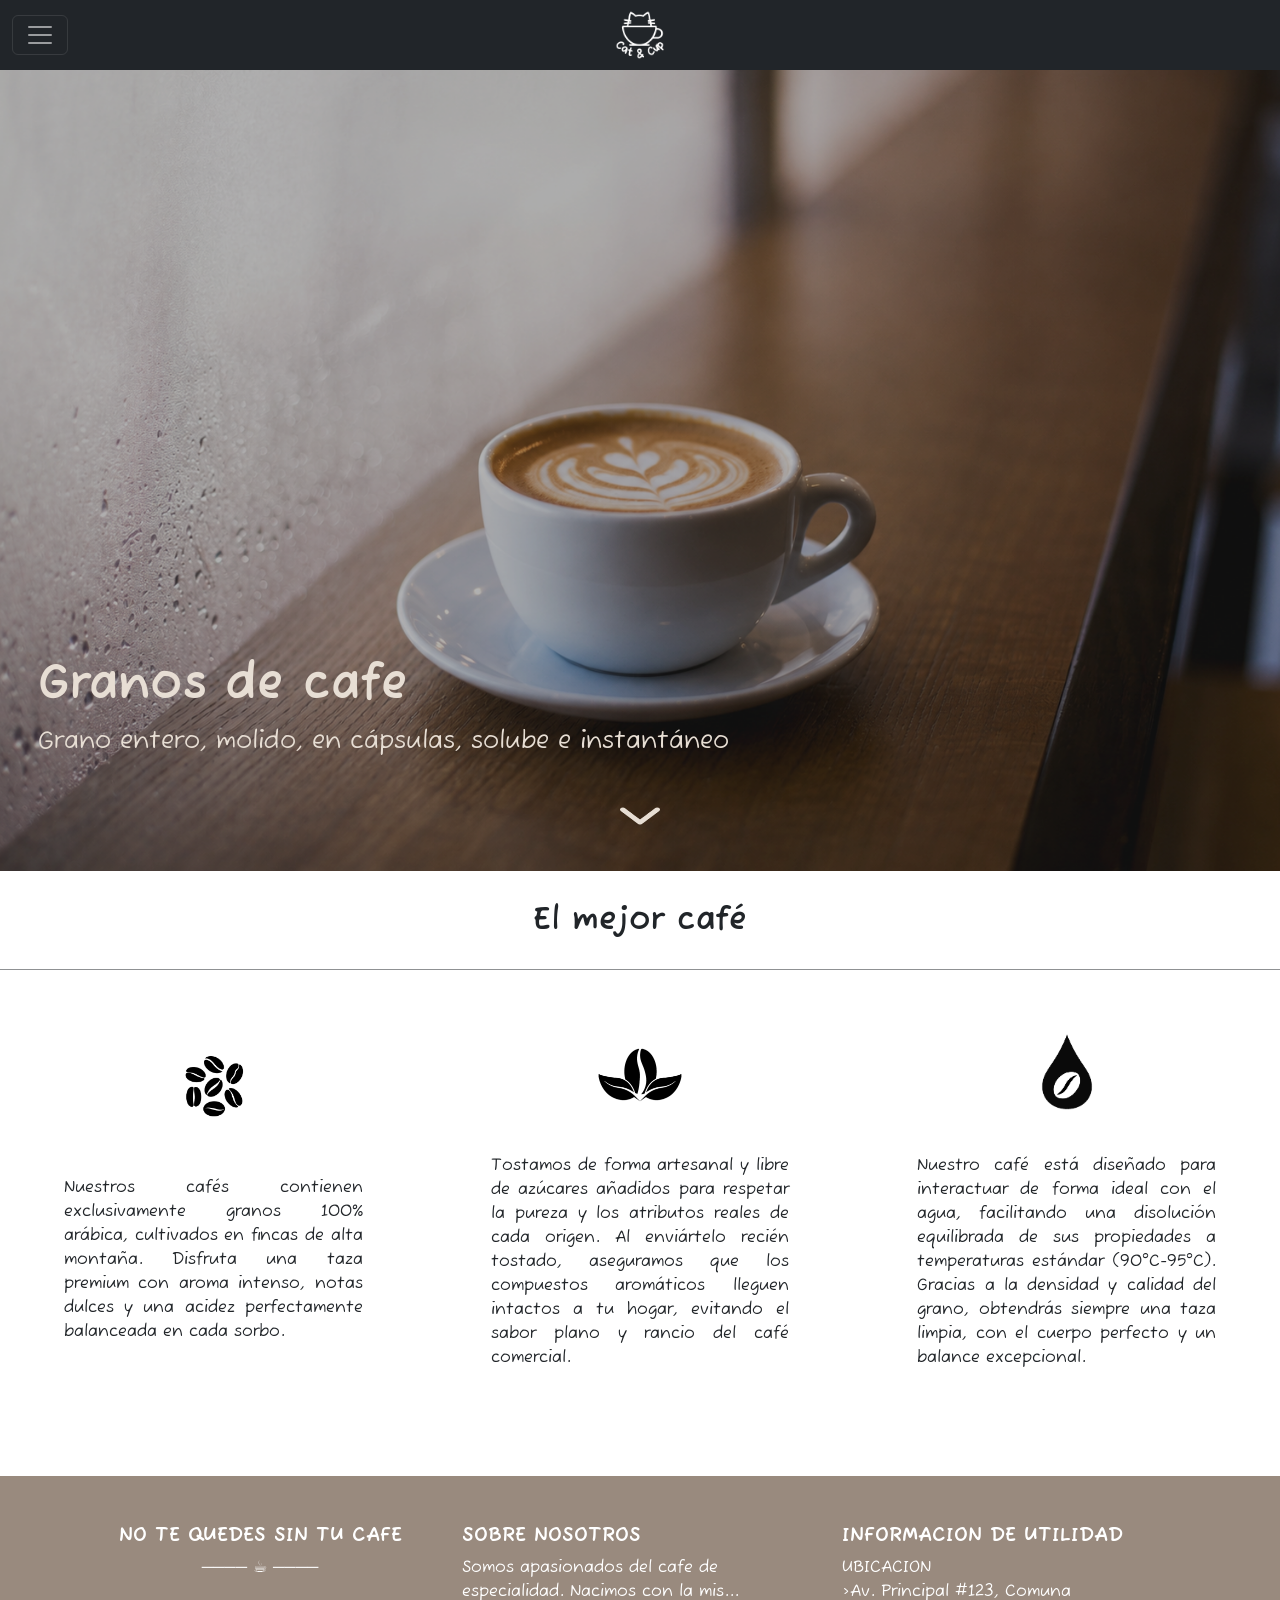
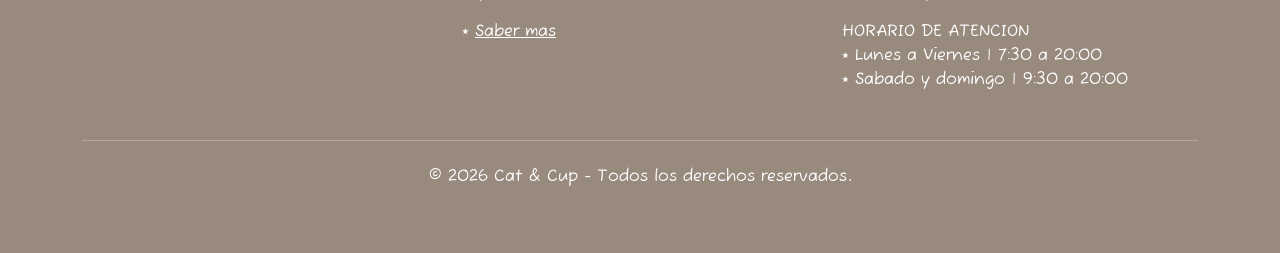
<file: cafeteria/index.html>
<!DOCTYPE html>
<html lang="en">
<head>
    <meta charset="UTF-8">
    <meta name="viewport" content="width=device-width, initial-scale=1.0">
    <title>Cafeteria</title>
    <link rel="stylesheet" href="css/estilos.css">
    <link href="https://cdn.jsdelivr.net/npm/bootstrap@5.3.8/dist/css/bootstrap.min.css" rel="stylesheet" integrity="sha384-sRIl4kxILFvY47J16cr9ZwB07vP4J8+LH7qKQnuqkuIAvNWLzeN8tE5YBujZqJLB" crossorigin="anonymous">
    <script src="https://cdn.jsdelivr.net/npm/bootstrap@5.3.8/dist/js/bootstrap.bundle.min.js" integrity="sha384-FKyoEForCGlyvwx9Hj09JcYn3nv7wiPVlz7YYwJrWVcXK/BmnVDxM+D2scQbITxI" crossorigin="anonymous"></script>

    <!-- Texto -->

    <link rel="preconnect" href="https://fonts.googleapis.com">
    <link rel="preconnect" href="https://fonts.gstatic.com" crossorigin>
    <link href="https://fonts.googleapis.com/css2?family=Fuzzy+Bubbles:wght@400;700&display=swap" rel="stylesheet">
</head>
<body style="background-color: rgb(255, 255, 255);">

    <!-- Navbar -->

    <nav class="navbar navbar-dark bg-dark custom-navbar">
      <div class="container-fluid position-relative d-flex align-items-center">
        <button class="navbar-toggler" type="button" data-bs-toggle="offcanvas" data-bs-target="#offcanvasNavbar" aria-controls="offcanvasNavbar">
          <span class="navbar-toggler-icon"></span>
        </button>
        <a class="navbar-brand position-absolute start-50 translate-middle-x m-0">
          <img src="assets/img/cat&cup.png" alt="Logo" class="navbar-logo">
        </a>
      </div>
    </nav>

    <div class="offcanvas offcanvas-start text-bg-dark" data-bs-scroll="true" data-bs-backdrop="false" tabindex="-1" id="offcanvasNavbar" aria-labelledby="offcanvasNavbarLabel">
      <div class="offcanvas-header pb-0">
        <h4 class="offcanvas-title fuzzy-bubbles-bold text-center w-100 mb-0" id="offcanvasNavbarLabel" style="font-size: 30px;">— <strong>Cat & Cup</strong> —</h4>
        <button type="button" class="btn-close btn-close-white" data-bs-dismiss="offcanvas" aria-label="Close"></button>
    </div>

    <div class="offcanvas-body">
      <hr style="border: none; height: 3px; background-color:white; width: 100%; margin-top: 0;">

          <ul class="navbar-nav justify-content-end flex-grow-1 pe-3" style="margin-bottom: 140px;">
            <p class="fuzzy-bubbles-bold" style="font-size: 18px;">
              <strong>
                Menu
              </strong>
            </p>
            <li class="nav-item"><a class="nav-link fuzzy-bubbles-regular" href="index.html"> ⭑ <u> Inicio</u></a></li>
            <li class="nav-item"><a class="nav-link fuzzy-bubbles-regular" href="productos.html"> ⭑ <u>Productos</u></a></li>
            <li class="nav-item"><a class="nav-link fuzzy-bubbles-regular" href="preparaciones.html"> ⭑ <u>Preparaciones</u></a></li>
            <li class="nav-item"><a class="nav-link fuzzy-bubbles-regular" href="preguntas.html"> ⭑ <u>Preguntas</u></a></li>
            <li class="nav-item"><a class="nav-link fuzzy-bubbles-regular" href="nosotros.html"> ⭑ <u>Nosotros</u></a></li>
            <li class="nav-item"><a class="nav-link fuzzy-bubbles-regular" href="contacto.html"> ⭑ <u>Contacto</u></a></li>
          </ul>

          <div class="mt-auto text-center">
            <p class="fuzzy-bubbles-regular mb-0" style="opacity: 0.5; font-size: 12px;">&copy; 2026 | Cat & Cup</p>
          </div>

        </div>
      </div>
    
    <!-- imagen -->
    <div class="menu-img-container">
        <img src="assets/img/cafe-inicio.png" alt="" class="menu-img">

        <!-- overlay text -->

        <div class="menu-overlay__text">
            <h2 class="menu-overlay__text--title fuzzy-bubbles-bold">Granos de cafe</h2>
            <p class="menu-overlay__text--subtitle">Grano entero, molido, en cápsulas, solube e instantáneo</p>
        </div>

        <div class="menu-overlay__down-arrow">
                <img src="assets/img/downArrowBeige.png" alt="" class="spacer__icon" id="downArrow">
        </div>
    </div>
    
    <!-- imagen -->

    <h2 class="feature-cards__title fuzzy-bubbles-bold">El mejor café</h2>
    <hr class="divide-line">

    <!-- feautre card -->
    <div class="feature-cards-container">

        <div id="benefCardCenter" class="feature-card">
            
            <img src="assets/img/granoscafe.png" alt="" class="feature-card__icon feature-card__icon-left-size">

            <p class="feature-card__text">
                Nuestros cafés contienen exclusivamente granos 100% arábica, 
                cultivados en fincas de alta montaña. Disfruta una taza premium con aroma intenso, 
                notas dulces y una acidez perfectamente balanceada en cada sorbo.</p>
        </div>
        <div class="feature-card">
            
            <img src="assets/img/grano&hoja.png" alt="" class="feature-card__icon feature-card__icon-center-size">

            <p class="feature-card__text">
                Tostamos de forma artesanal y libre de azúcares añadidos para respetar la pureza y 
                los atributos reales de cada origen. Al enviártelo recién tostado, 
                aseguramos que los compuestos aromáticos lleguen intactos a tu hogar, 
                evitando el sabor plano y rancio del café comercial.</p>
        </div>
        <div class="feature-card">
            
            <img src="assets/img/cafeAgua.png" alt="" class="feature-card__icon feature-card__icon-right-size">

            <p class="feature-card__text">
                Nuestro café está diseñado para interactuar de forma ideal con el agua, 
                facilitando una disolución equilibrada de sus propiedades a temperaturas 
                estándar (90°C-95°C). Gracias a la densidad y calidad del grano, obtendrás 
                siempre una taza limpia, con el cuerpo perfecto y un balance excepcional.</p>
        </div>
    </div>
    <!-- feautre card -->

    <footer>
    <div class="container">
      <div class="row">

        <div class="col-md-4 mb-3 fuzzy-bubbles-bold">
          <h5 class="text-center"><strong>NO TE QUEDES SIN TU CAFE</strong></h5>
          <p class="text-center">──── ☕︎ ────</p>

        </div>

        <div class="col-md-4 mb-3 fuzzy-bubbles-regular">
          <h5><strong>SOBRE NOSOTROS</strong></h5>
          <p>Somos apasionados del cafe de especialidad. Nacimos con la mis...</p>
          <a href="nosotros.html" class="text-decoration-none text-white">⭑ <u>Saber mas</u></a></li>
          
        </div>

        <div class="col-md-4 mb-3 fuzzy-bubbles-regular">
            <h5><strong>INFORMACION DE UTILIDAD</strong></h5>
              <p>UBICACION <br>>Av. Principal #123, Comuna</p>
              <p>HORARIO DE ATENCION <br>⭑ Lunes a Viernes | 7:30 a 20:00 <br>⭑ Sabado y domingo | 9:30 a 20:00</p>
          </ul>        
        </div>

      </div>
      <hr class="mb-4">
      <div class="row">
        <div class="col-md-12 text-center fuzzy-bubbles-regular">
          <p>&copy; 2026 Cat & Cup - Todos los derechos reservados.</p>
        </div>
      </div>
    </div>
   </footer>

   <!-- javaScript -->

   <script src="js/index.js"></script>

</body>
</html>
</file>
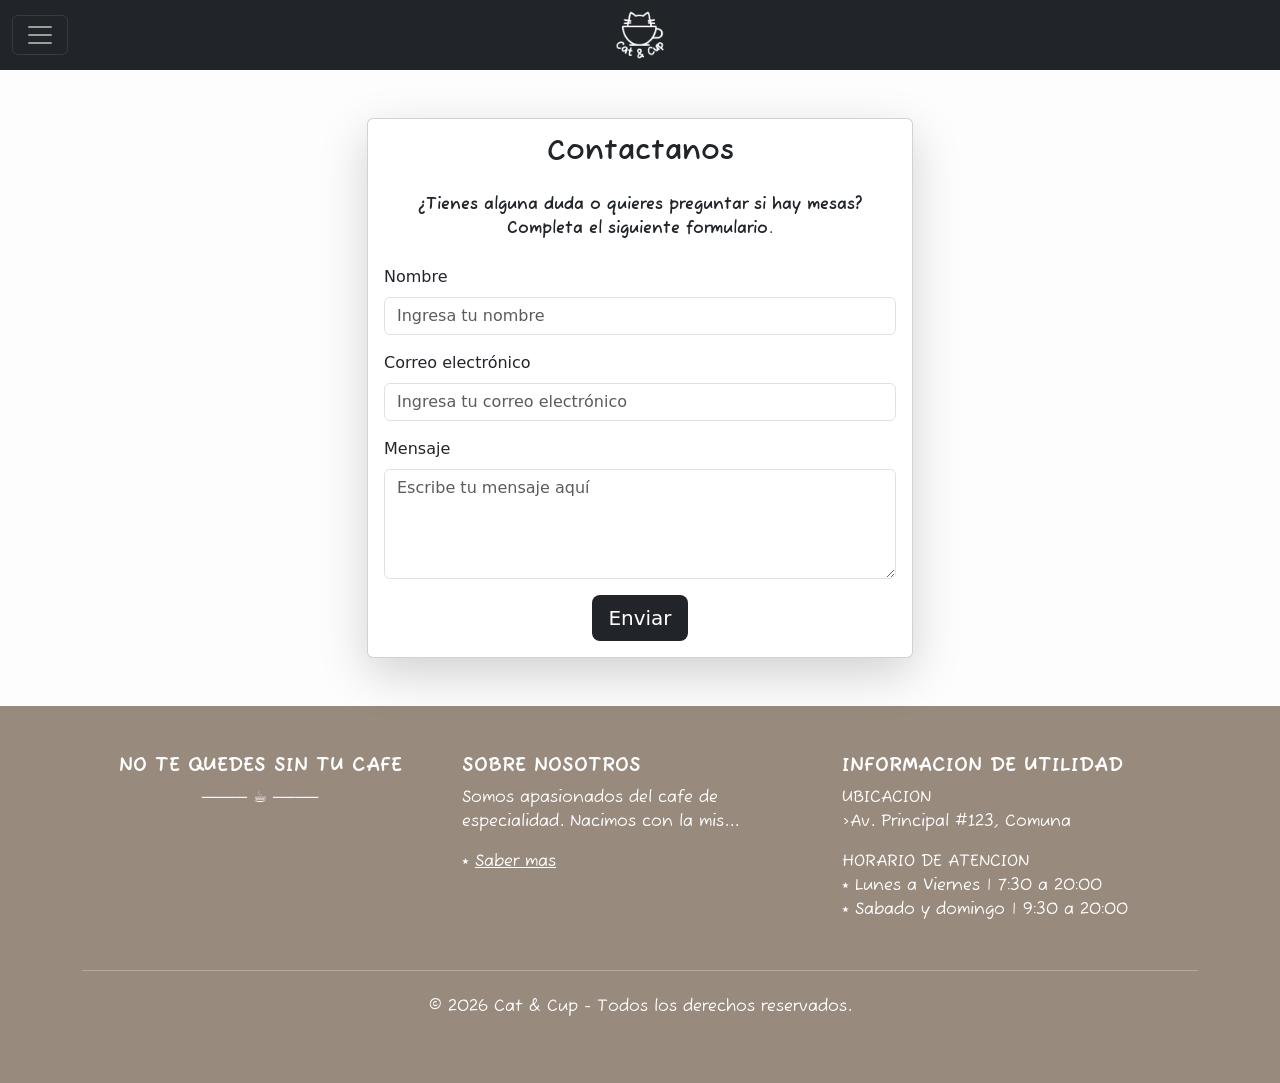
<file: cafeteria/contacto.html>
<!DOCTYPE html>
<html lang="es">

<head>

    <meta charset="UTF-8">
    <meta name="viewport" content="width=device-width, initial-scale=1.0">
    <title>Contacto</title>

    <!-- Css -->

    <link rel="stylesheet" href="css/estilos.css">

    <!-- Boostrap -->

    <link href="https://cdn.jsdelivr.net/npm/bootstrap@5.3.8/dist/css/bootstrap.min.css" rel="stylesheet" integrity="sha384-sRIl4kxILFvY47J16cr9ZwB07vP4J8+LH7qKQnuqkuIAvNWLzeN8tE5YBujZqJLB" crossorigin="anonymous">
    <script src="https://cdn.jsdelivr.net/npm/bootstrap@5.3.8/dist/js/bootstrap.bundle.min.js" integrity="sha384-FKyoEForCGlyvwx9Hj09JcYn3nv7wiPVlz7YYwJrWVcXK/BmnVDxM+D2scQbITxI" crossorigin="anonymous"></script>

    <!-- Texto -->

    <link rel="preconnect" href="https://fonts.googleapis.com">
    <link rel="preconnect" href="https://fonts.gstatic.com" crossorigin>
    <link href="https://fonts.googleapis.com/css2?family=Fuzzy+Bubbles:wght@400;700&display=swap" rel="stylesheet">

</head>

<body>

    <style>
        body{
            background-color: #fdfdfd;
            margin: 0;
            min-height: 100vh;
            display: flex;
            flex-direction: column
        }
    </style>
    
    <!-- Navbar -->

    <nav class="navbar navbar-dark bg-dark custom-navbar">
      <div class="container-fluid position-relative d-flex align-items-center">
        <button class="navbar-toggler" type="button" data-bs-toggle="offcanvas" data-bs-target="#offcanvasNavbar" aria-controls="offcanvasNavbar">
          <span class="navbar-toggler-icon"></span>
        </button>
        <a class="navbar-brand position-absolute start-50 translate-middle-x m-0">
          <img src="assets/img/cat&cup.png" alt="Logo" class="navbar-logo">
        </a>
      </div>
    </nav>

    <div class="offcanvas offcanvas-start text-bg-dark" data-bs-scroll="true" data-bs-backdrop="false" tabindex="-1" id="offcanvasNavbar" aria-labelledby="offcanvasNavbarLabel">
      <div class="offcanvas-header pb-0">
        <h4 class="offcanvas-title fuzzy-bubbles-bold text-center w-100 mb-0" id="offcanvasNavbarLabel" style="font-size: 30px;">— <strong>Cat & Cup</strong> —</h4>
        <button type="button" class="btn-close btn-close-white" data-bs-dismiss="offcanvas" aria-label="Close"></button>
    </div>

    <div class="offcanvas-body">
      <hr style="border: none; height: 3px; background-color:white; width: 100%; margin-top: 0;">

          <ul class="navbar-nav justify-content-end flex-grow-1 pe-3" style="margin-bottom: 140px;">
            <p class="fuzzy-bubbles-bold" style="font-size: 18px;">
              <strong>
                Menu
              </strong>
            </p>
            <li class="nav-item"><a class="nav-link fuzzy-bubbles-regular" href="index.html"> ⭑ <u> Inicio</u></a></li>
            <li class="nav-item"><a class="nav-link fuzzy-bubbles-regular" href="productos.html"> ⭑ <u>Productos</u></a></li>
            <li class="nav-item"><a class="nav-link fuzzy-bubbles-regular" href="preparaciones.html"> ⭑ <u>Preparaciones</u></a></li>
            <li class="nav-item"><a class="nav-link fuzzy-bubbles-regular" href="preguntas.html"> ⭑ <u>Preguntas</u></a></li>
            <li class="nav-item"><a class="nav-link fuzzy-bubbles-regular" href="nosotros.html"> ⭑ <u>Nosotros</u></a></li>
            <li class="nav-item"><a class="nav-link fuzzy-bubbles-regular" href="contacto.html"> ⭑ <u>Contacto</u></a></li>
          </ul>

          <div class="mt-auto text-center">
            <p class="fuzzy-bubbles-regular mb-0" style="opacity: 0.5; font-size: 12px;">&copy; 2026 | Cat & Cup</p>
          </div>

        </div>
      </div>

    <!-- NUNCAMAS ME COMPROMETO A HACER EL NAVBAR -->
    
    <!-- Form -->

 
    <div class="container my-5">
        <div class="row justify-content-center">
            <div class="col-lg-6 col-md-8 col-sm-12">
                <div class="card shadow-lg">
                    <div class="card-body">
                        <h3 class="card-title text-center mb-4 fuzzy-bubbles-bold">Contactanos</h3>
                        <p class="card-title text-center mb-4 fuzzy-bubbles-regular">¿Tienes alguna duda o quieres preguntar si hay mesas? Completa el siguiente formulario.</p>

                        <form id="formulario" novalidate>
                            <div class="mb-3">
                                <label for="name" class="form-label">Nombre</label>
                                <input 
                                    type="text" 
                                    class="form-control" 
                                    id="name" 
                                    placeholder="Ingresa tu nombre" 
                                    required 
                                />
                            </div>
                            <div class="mb-3">
                                <label for="email" class="form-label">Correo electrónico</label>
                                <input 
                                    type="email" 
                                    class="form-control" 
                                    id="email" 
                                    placeholder="Ingresa tu correo electrónico" 
                                    required 
                                />
                            </div>
                            <div class="mb-3">
                                <label for="message" class="form-label">Mensaje</label>
                                <textarea 
                                    class="form-control" 
                                    id="message" 
                                    rows="4" 
                                    placeholder="Escribe tu mensaje aquí"
                                    required
                                ></textarea>
                            </div>
                            <div class="text-center fuzzy-bubbles-regular" style="margin-bottom: 13px;">
                              <p id="valnombre"></p>
                              <p id="valcorreo"></p>
                            </div>
                            <div class="text-center">
                                <button type="submit" class="btn btn-primary btn-lg">Enviar</button>
                            </div>
                        </form>
                    </div>
                </div>
            </div>
        </div>
    </div>

  
  <footer>
    <div class="container">
      <div class="row">

        <div class="col-md-4 mb-3 fuzzy-bubbles-bold">
          <h5 class="text-center"><strong>NO TE QUEDES SIN TU CAFE</strong></h5>
          <p class="text-center">──── ☕︎ ────</p>

        </div>

        <div class="col-md-4 mb-3 fuzzy-bubbles-regular">
          <h5><strong>SOBRE NOSOTROS</strong></h5>
          <p>Somos apasionados del cafe de especialidad. Nacimos con la mis...</p>
          <a href="nosotros.html" class="text-decoration-none text-white">⭑ <u>Saber mas</u></a></li>
          
        </div>

        <div class="col-md-4 mb-3 fuzzy-bubbles-regular">
            <h5><strong>INFORMACION DE UTILIDAD</strong></h5>
              <p>UBICACION <br>>Av. Principal #123, Comuna</p>
              <p>HORARIO DE ATENCION <br>⭑ Lunes a Viernes | 7:30 a 20:00 <br>⭑ Sabado y domingo | 9:30 a 20:00</p>
          </ul>        
        </div>

      </div>
      <hr class="mb-4">
      <div class="row">
        <div class="col-md-12 text-center fuzzy-bubbles-regular">
          <p>&copy; 2026 Cat & Cup - Todos los derechos reservados.</p>
        </div>
      </div>
    </div>
   </footer>

   <!-- javaScript -->

   <script src="js/contacto.js"></script>

</body>

</html>
</file>
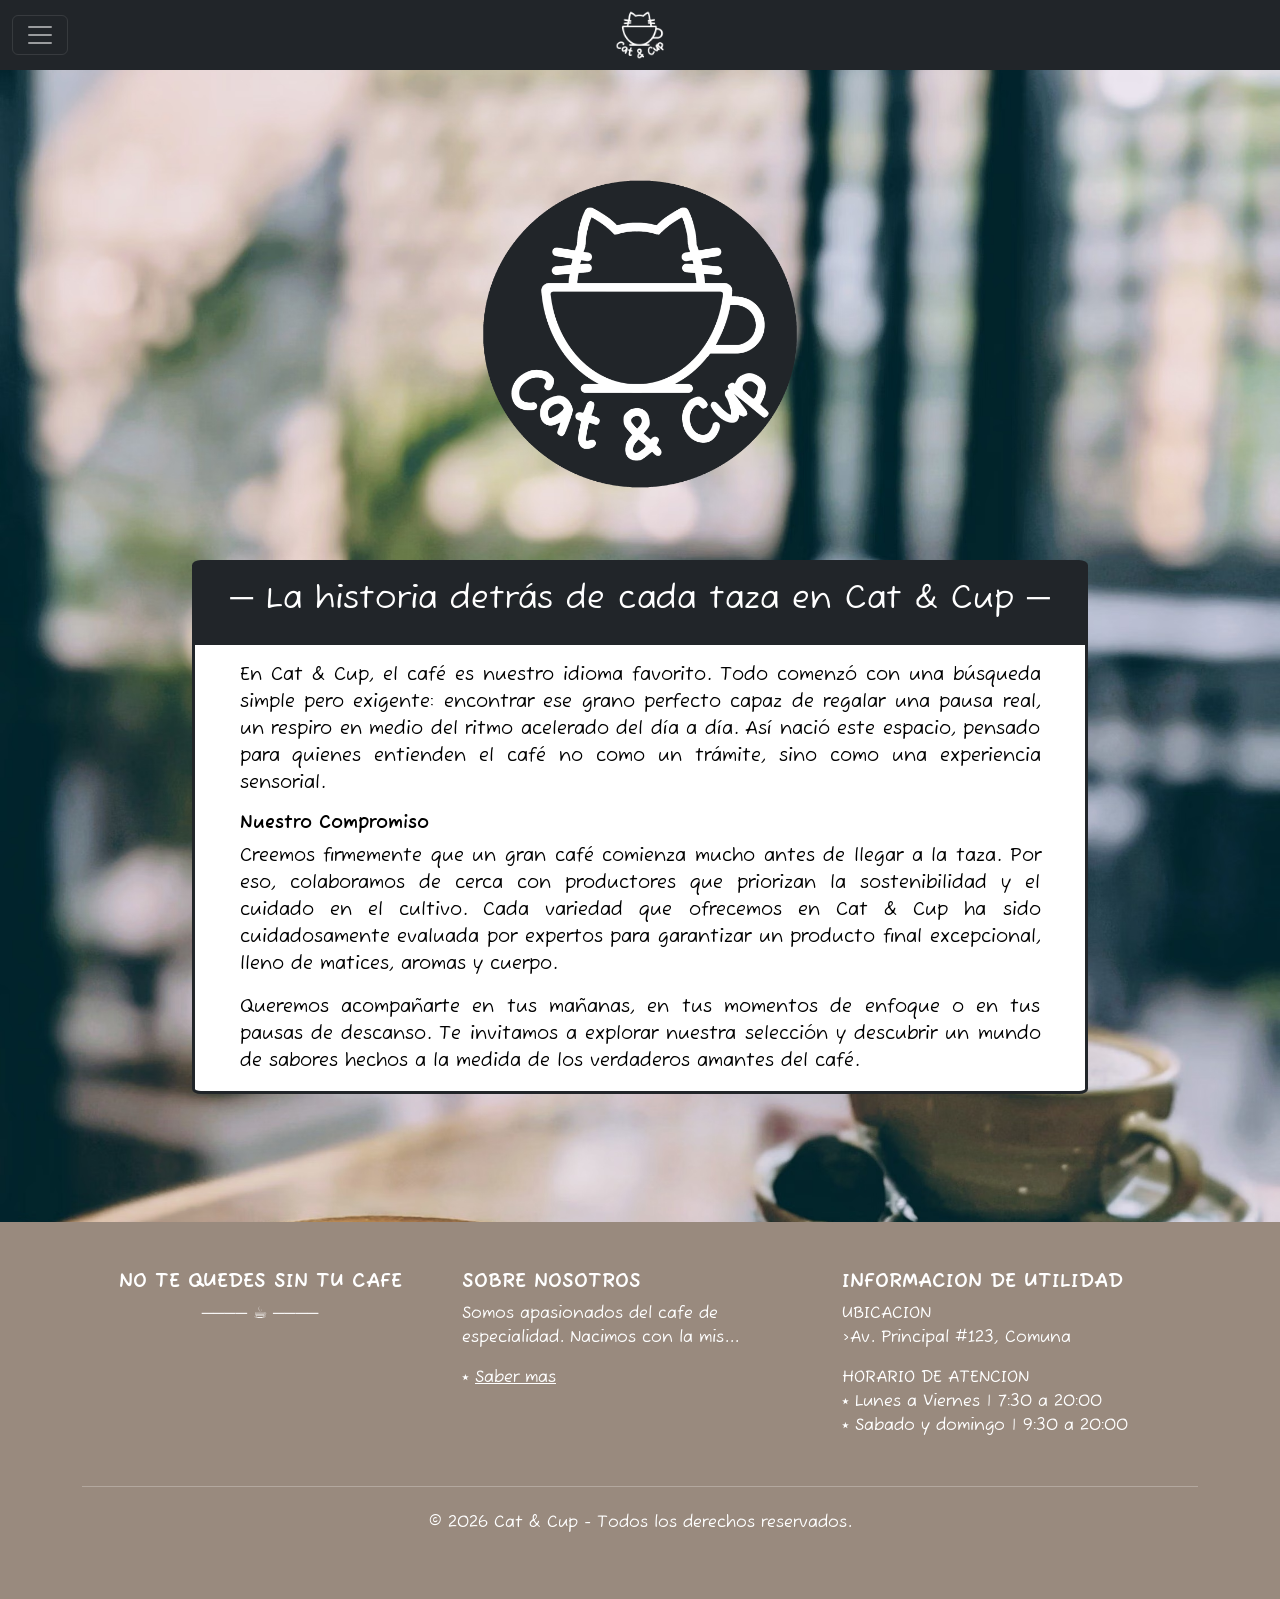
<file: cafeteria/nosotros.html>
<!DOCTYPE html>
<html lang="en">
<head>
    <meta charset="UTF-8">
    <meta name="viewport" content="width=device-width, initial-scale=1.0">
    <title>Nosotros</title>
    <link rel="stylesheet" href="css/estilos.css">
    <link href="https://cdn.jsdelivr.net/npm/bootstrap@5.3.8/dist/css/bootstrap.min.css" rel="stylesheet" integrity="sha384-sRIl4kxILFvY47J16cr9ZwB07vP4J8+LH7qKQnuqkuIAvNWLzeN8tE5YBujZqJLB" crossorigin="anonymous">
    <script src="https://cdn.jsdelivr.net/npm/bootstrap@5.3.8/dist/js/bootstrap.bundle.min.js" integrity="sha384-FKyoEForCGlyvwx9Hj09JcYn3nv7wiPVlz7YYwJrWVcXK/BmnVDxM+D2scQbITxI" crossorigin="anonymous"></script>

    <!-- Texto -->

    <link rel="preconnect" href="https://fonts.googleapis.com">
    <link rel="preconnect" href="https://fonts.gstatic.com" crossorigin>
    <link href="https://fonts.googleapis.com/css2?family=Fuzzy+Bubbles:wght@400;700&display=swap" rel="stylesheet">
</head>
<body>
    <style>
        body{
            background-image: url(assets/img/FondoCafe.png);
            background-repeat: no-repeat;
            background-size: cover;
            background-position: center;
            min-height: 100vh;
            
        }
    </style>

    <!-- navbar -->
        <nav class="navbar navbar-dark bg-dark custom-navbar">
            <div class="container-fluid position-relative d-flex align-items-center">
                <button class="navbar-toggler" type="button" data-bs-toggle="offcanvas" data-bs-target="#offcanvasNavbar" aria-controls="offcanvasNavbar">
                <span class="navbar-toggler-icon"></span>
                </button>
                <a class="navbar-brand position-absolute start-50 translate-middle-x m-0">
                <img src="assets/img/cat&cup.png" alt="Logo" class="navbar-logo">
                </a>
            </div>
            </nav>

            <div class="offcanvas offcanvas-start text-bg-dark" data-bs-scroll="true" data-bs-backdrop="false" tabindex="-1" id="offcanvasNavbar" aria-labelledby="offcanvasNavbarLabel">
            <div class="offcanvas-header pb-0">
                <h4 class="offcanvas-title fuzzy-bubbles-bold text-center w-100 mb-0" id="offcanvasNavbarLabel" style="font-size: 30px;">— <strong>Cat & Cup</strong> —</h4>
                <button type="button" class="btn-close btn-close-white" data-bs-dismiss="offcanvas" aria-label="Close"></button>
            </div>

            <div class="offcanvas-body">
            <hr style="border: none; height: 3px; background-color:white; width: 100%; margin-top: 0;">

                <ul class="navbar-nav justify-content-end flex-grow-1 pe-3" style="margin-bottom: 140px;">
                    <p class="fuzzy-bubbles-bold" style="font-size: 18px;">
                    <strong>
                        Menu
                    </strong>
                    </p>
                    <li class="nav-item"><a class="nav-link fuzzy-bubbles-regular" href="index.html"> ⭑ <u> Inicio</u></a></li>
                    <li class="nav-item"><a class="nav-link fuzzy-bubbles-regular" href="productos.html"> ⭑ <u>Productos</u></a></li>
                    <li class="nav-item"><a class="nav-link fuzzy-bubbles-regular" href="preparaciones.html"> ⭑ <u>Preparaciones</u></a></li>
                    <li class="nav-item"><a class="nav-link fuzzy-bubbles-regular" href="preguntas.html"> ⭑ <u>Preguntas</u></a></li>
                    <li class="nav-item"><a class="nav-link fuzzy-bubbles-regular" href="nosotros.html"> ⭑ <u>Nosotros</u></a></li>
                    <li class="nav-item"><a class="nav-link fuzzy-bubbles-regular" href="contacto.html"> ⭑ <u>Contacto</u></a></li>
                </ul>

                <div class="mt-auto text-center">
                    <p class="fuzzy-bubbles-regular mb-0" style="opacity: 0.5; font-size: 12px;">&copy; 2026 | Cat & Cup</p>
                </div>

                </div>
            </div>
    <!-- navbar -->

    <div class="background__logo-container">
        <img src="assets/img/cat&cup-circle-background.png" alt="" class="background__logo">
    </div>

    <div class="info-card-container">
        <div class="info-card__title-container">
            <h2 class="info-card__title fuzzy-bubbles-regular">─ La historia detrás de cada taza en Cat & Cup ─</h2><br>
        </div>

        <p class="info-card__text">En Cat & Cup, el café es nuestro idioma favorito. 
        Todo comenzó con una búsqueda simple pero exigente: 
        encontrar ese grano perfecto capaz de regalar una pausa real, 
        un respiro en medio del ritmo acelerado del día a día. Así nació este espacio, 
        pensado para quienes entienden el café no como un trámite, sino como una experiencia sensorial.</p>

        <h1 class="info-card__text fuzzy-bubbles-bold">Nuestro Compromiso</h1>
        
        <p class="info-card__text">Creemos firmemente que un gran café comienza mucho antes de llegar a la taza. 
        Por eso, colaboramos de cerca con productores que priorizan la sostenibilidad y el cuidado en el cultivo. 
        Cada variedad que ofrecemos en Cat & Cup ha sido cuidadosamente evaluada por expertos para garantizar un producto 
        final excepcional, lleno de matices, aromas y cuerpo. </p>
        
        <p class="info-card__text">Queremos acompañarte en tus mañanas, en tus momentos de enfoque o en tus pausas de descanso. 
        Te invitamos a explorar nuestra selección y descubrir un mundo de sabores hechos a la medida de los 
        verdaderos amantes del café.</p>
    </div>

    <footer>
    <div class="container">
      <div class="row">

        <div class="col-md-4 mb-3 fuzzy-bubbles-bold">
          <h5 class="text-center"><strong>NO TE QUEDES SIN TU CAFE</strong></h5>
          <p class="text-center">──── ☕︎ ────</p>

        </div>

        <div class="col-md-4 mb-3 fuzzy-bubbles-regular">
          <h5><strong>SOBRE NOSOTROS</strong></h5>
          <p>Somos apasionados del cafe de especialidad. Nacimos con la mis...</p>
          <a href="nosotros.html" class="text-decoration-none text-white">⭑ <u>Saber mas</u></a></li>
          
        </div>

        <div class="col-md-4 mb-3 fuzzy-bubbles-regular">
            <h5><strong>INFORMACION DE UTILIDAD</strong></h5>
              <p>UBICACION <br>>Av. Principal #123, Comuna</p>
              <p>HORARIO DE ATENCION <br>⭑ Lunes a Viernes | 7:30 a 20:00 <br>⭑ Sabado y domingo | 9:30 a 20:00</p>
          </ul>        
        </div>

      </div>
      <hr class="mb-4">
      <div class="row">
        <div class="col-md-12 text-center fuzzy-bubbles-regular">
          <p>&copy; 2026 Cat & Cup - Todos los derechos reservados.</p>
        </div>
      </div>
    </div>
   </footer>
    
</body>
</html>
</file>
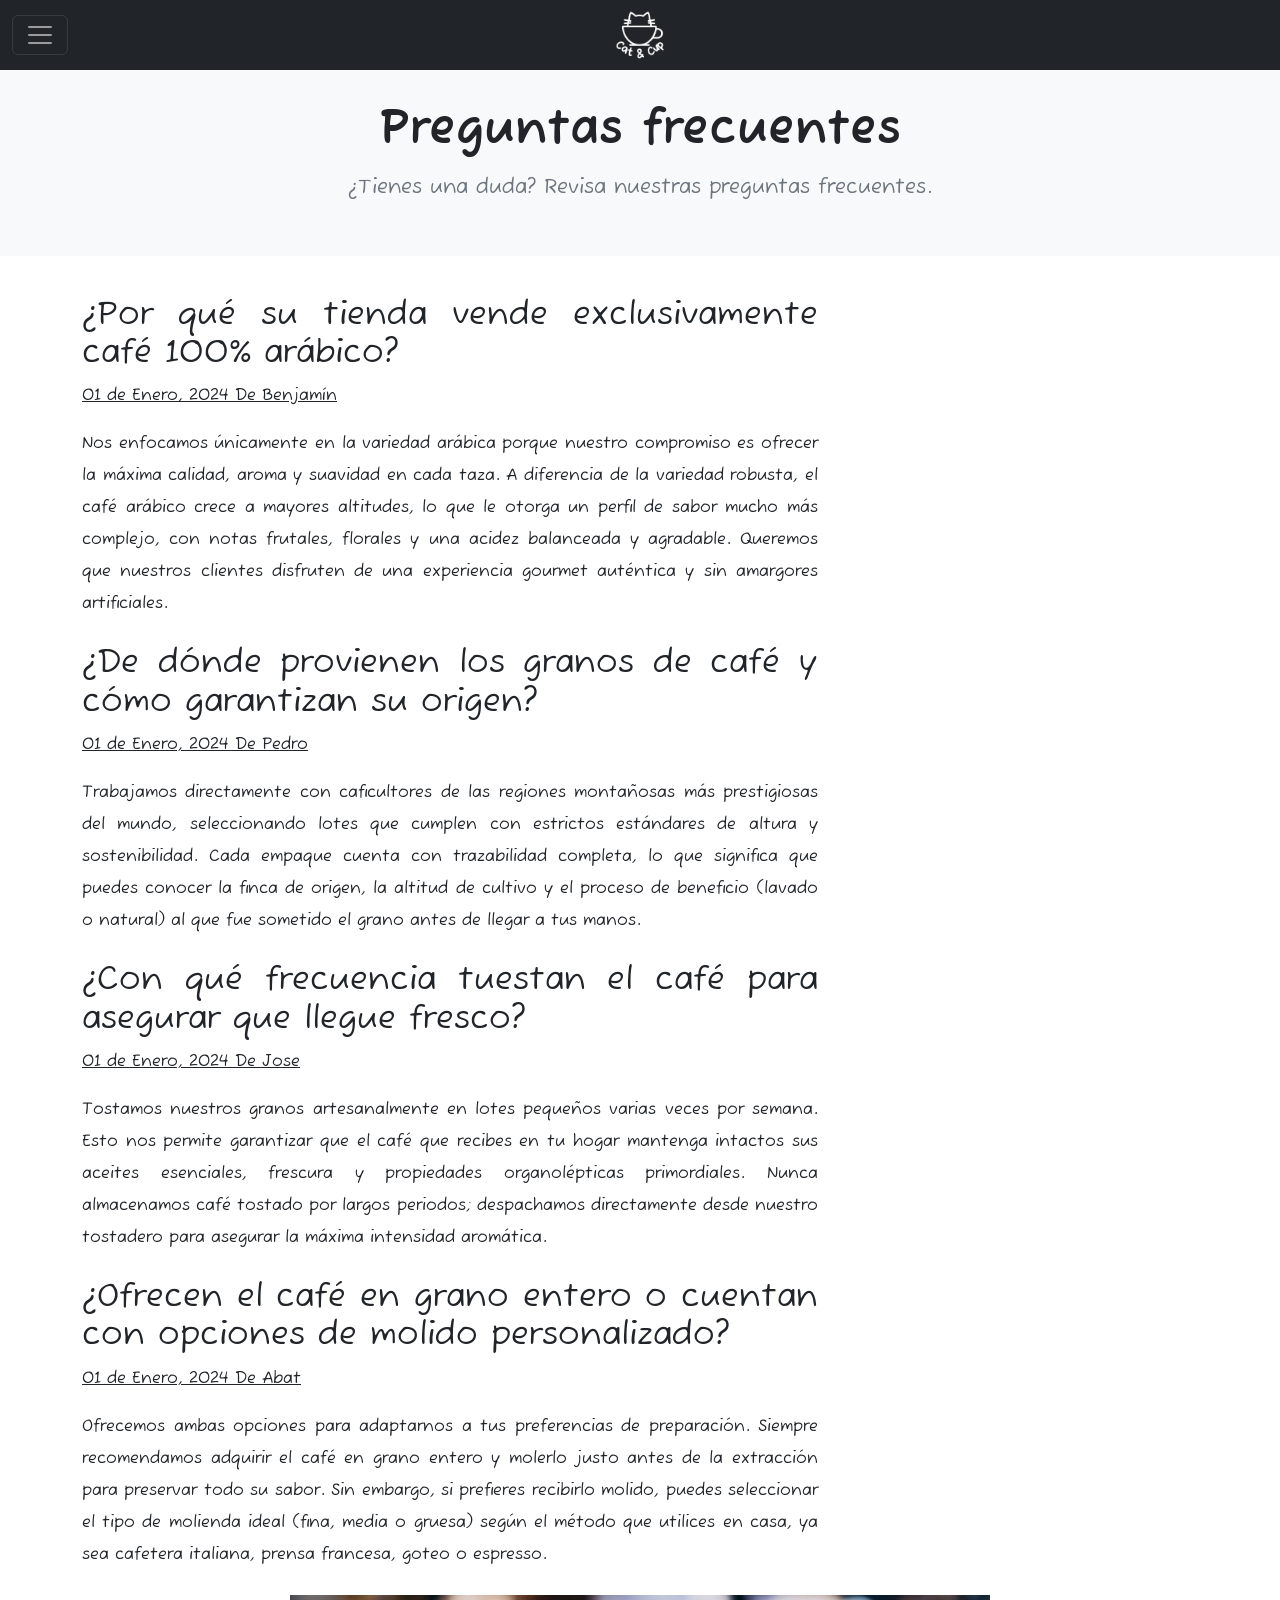
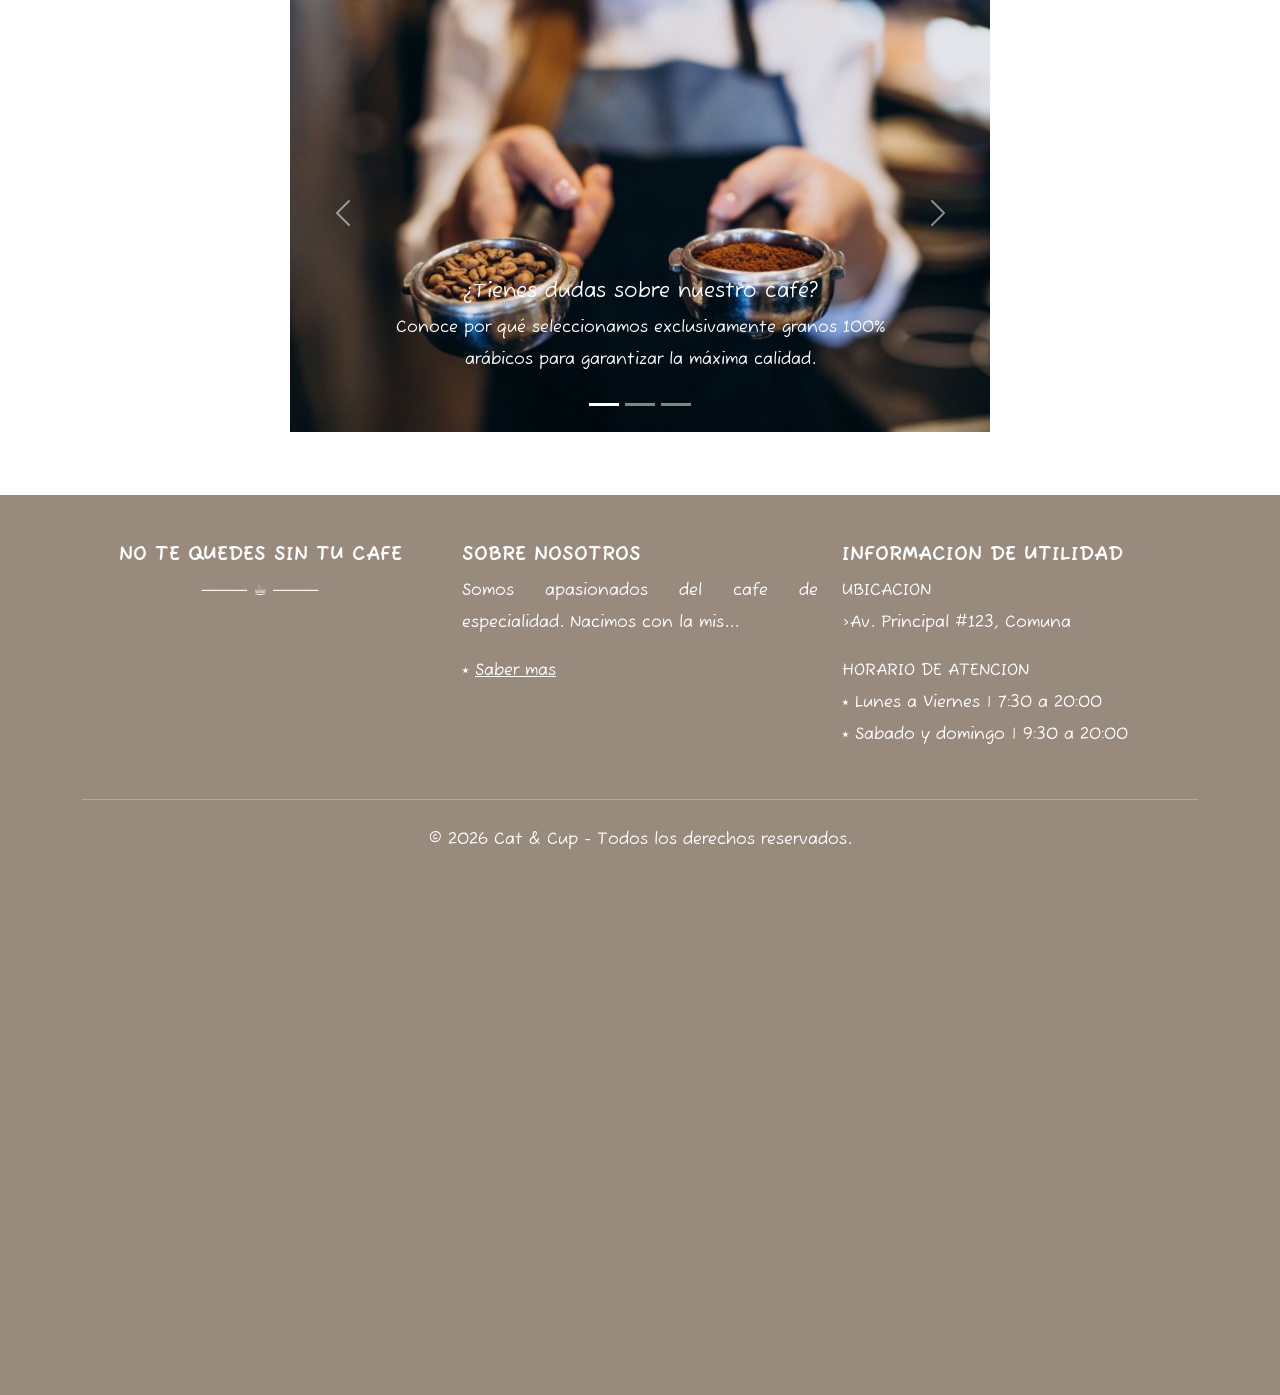
<file: cafeteria/preguntas.html>
<!DOCTYPE html>
<html lang="en">
    
<head>

    <meta charset="UTF-8">
    <meta name="viewport" content="width=device-width, initial-scale=1.0">
    <title>Preguntas</title>

    <!-- Css -->

    <link rel="stylesheet" href="css/estilos.css">

    <!-- Boostrap -->

    <link href="https://cdn.jsdelivr.net/npm/bootstrap@5.3.8/dist/css/bootstrap.min.css" rel="stylesheet" integrity="sha384-sRIl4kxILFvY47J16cr9ZwB07vP4J8+LH7qKQnuqkuIAvNWLzeN8tE5YBujZqJLB" crossorigin="anonymous">
    <script src="https://cdn.jsdelivr.net/npm/bootstrap@5.3.8/dist/js/bootstrap.bundle.min.js" integrity="sha384-FKyoEForCGlyvwx9Hj09JcYn3nv7wiPVlz7YYwJrWVcXK/BmnVDxM+D2scQbITxI" crossorigin="anonymous"></script>

    <!-- Texto -->

    <link rel="preconnect" href="https://fonts.googleapis.com">
    <link rel="preconnect" href="https://fonts.gstatic.com" crossorigin>
    <link href="https://fonts.googleapis.com/css2?family=Fuzzy+Bubbles:wght@400;700&display=swap" rel="stylesheet">

</head>

<body>

    <style>
        body{
            background: color(rgb(253, 253, 253));
            margin: 0;
            height: 100vh;
            font-family: 'Fuzzy Bubbles';
            text-align: justify;
            line-height: 2;
        }
    </style>

    <!-- Navbar -->

    <nav class="navbar navbar-dark bg-dark custom-navbar">
      <div class="container-fluid position-relative d-flex align-items-center">
        <button class="navbar-toggler" type="button" data-bs-toggle="offcanvas" data-bs-target="#offcanvasNavbar" aria-controls="offcanvasNavbar">
          <span class="navbar-toggler-icon"></span>
        </button>
        <a class="navbar-brand position-absolute start-50 translate-middle-x m-0">
          <img src="assets/img/cat&cup.png" alt="Logo" class="navbar-logo">
        </a>
      </div>
    </nav>

    <div class="offcanvas offcanvas-start text-bg-dark" data-bs-scroll="true" data-bs-backdrop="false" tabindex="-1" id="offcanvasNavbar" aria-labelledby="offcanvasNavbarLabel">
      <div class="offcanvas-header pb-0">
        <h4 class="offcanvas-title fuzzy-bubbles-bold text-center w-100 mb-0" id="offcanvasNavbarLabel" style="font-size: 30px;">— <strong>Cat & Cup</strong> —</h4>
        <button type="button" class="btn-close btn-close-white" data-bs-dismiss="offcanvas" aria-label="Close"></button>
    </div>

    <div class="offcanvas-body">
      <hr style="border: none; height: 3px; background-color:white; width: 100%; margin-top: 0;">

          <ul class="navbar-nav justify-content-end flex-grow-1 pe-3" style="margin-bottom: 140px;">
            <p class="fuzzy-bubbles-bold" style="font-size: 18px;">
              <strong>
                Menu
              </strong>
            </p>
            <li class="nav-item"><a class="nav-link fuzzy-bubbles-regular" href="index.html"> ⭑ <u> Inicio</u></a></li>
            <li class="nav-item"><a class="nav-link fuzzy-bubbles-regular" href="productos.html"> ⭑ <u>Productos</u></a></li>
            <li class="nav-item"><a class="nav-link fuzzy-bubbles-regular" href="preparaciones.html"> ⭑ <u>Preparaciones</u></a></li>
            <li class="nav-item"><a class="nav-link fuzzy-bubbles-regular" href="preguntas.html"> ⭑ <u>Preguntas</u></a></li>
            <li class="nav-item"><a class="nav-link fuzzy-bubbles-regular" href="nosotros.html"> ⭑ <u>Nosotros</u></a></li>
            <li class="nav-item"><a class="nav-link fuzzy-bubbles-regular" href="contacto.html"> ⭑ <u>Contacto</u></a></li>
          </ul>

          <div class="mt-auto text-center">
            <p class="fuzzy-bubbles-regular mb-0" style="opacity: 0.5; font-size: 12px;">&copy; 2026 | Cat & Cup</p>
          </div>

        </div>
    </div>

    <!-- preguntas -->

<div class="blog-header">
    <div class="container">
        <h1 class="display-4">Preguntas frecuentes</h1>
        <p class="lead">¿Tienes una duda? Revisa nuestras preguntas frecuentes.</p>
    </div>
</div>

<div class="container">
    <div class="row">
     
        <div class="col-md-8">
            
            <article class="blog-post mb-4">
                <h2 class="blog-post-title">¿Por qué su tienda vende exclusivamente café 100% arábico?</h2>
                <p class="blog-post-meta"><u>01 de Enero, 2024 De Benjamín</u></p>
                <p>
                    Nos enfocamos únicamente en la variedad arábica porque nuestro compromiso es ofrecer la máxima calidad, aroma y suavidad en cada taza. A diferencia de la variedad robusta, el café arábico crece a mayores altitudes, lo que le otorga un perfil de sabor mucho más complejo, con notas frutales, florales y una acidez balanceada y agradable. Queremos que nuestros clientes disfruten de una experiencia gourmet auténtica y sin amargores artificiales.
                </p>
            </article>

            <article class="blog-post mb-4">
                <h2 class="blog-post-title">¿De dónde provienen los granos de café y cómo garantizan su origen?</h2>
                <p class="blog-post-meta"><u>01 de Enero, 2024 De Pedro</u></p>
                <p>
                    Trabajamos directamente con caficultores de las regiones montañosas más prestigiosas del mundo, seleccionando lotes que cumplen con estrictos estándares de altura y sostenibilidad. Cada empaque cuenta con trazabilidad completa, lo que significa que puedes conocer la finca de origen, la altitud de cultivo y el proceso de beneficio (lavado o natural) al que fue sometido el grano antes de llegar a tus manos.
                </p>
            </article>
        

            <article class="blog-post mb-4">
                <h2 class="blog-post-title">¿Con qué frecuencia tuestan el café para asegurar que llegue fresco?</h2>
                <p class="blog-post-meta"><u>01 de Enero, 2024 De Jose</u></p>
                <p>
                Tostamos nuestros granos artesanalmente en lotes pequeños varias veces por semana. Esto nos permite garantizar que el café que recibes en tu hogar mantenga intactos sus aceites esenciales, frescura y propiedades organolépticas primordiales. Nunca almacenamos café tostado por largos periodos; despachamos directamente desde nuestro tostadero para asegurar la máxima intensidad aromática.
                </p>
            </article>
        
            <article class="blog-post mb-4">
                <h2 class="blog-post-title">¿Ofrecen el café en grano entero o cuentan con opciones de molido personalizado?</h2>
                <p class="blog-post-meta"><u>01 de Enero, 2024 De Abat</u></p>
                <p>
                Ofrecemos ambas opciones para adaptarnos a tus preferencias de preparación. Siempre recomendamos adquirir el café en grano entero y molerlo justo antes de la extracción para preservar todo su sabor. Sin embargo, si prefieres recibirlo molido, puedes seleccionar el tipo de molienda ideal (fina, media o gruesa) según el método que utilices en casa, ya sea cafetera italiana, prensa francesa, goteo o espresso.
                </p>
            </article>
        </div>
        </div>
    </div>
</main>

  <!-- Carousel-->

  <div style="height: 500px;width: 700px; margin: 0 auto;">

        <div id="carouselExampleCaptions" class="carousel slide">
            <div class="carousel-indicators">
                <button type="button" data-bs-target="#carouselExampleCaptions" data-bs-slide-to="0" class="active" aria-current="true" aria-label="Slide 1"></button>
                <button type="button" data-bs-target="#carouselExampleCaptions" data-bs-slide-to="1" aria-label="Slide 2"></button>
                <button type="button" data-bs-target="#carouselExampleCaptions" data-bs-slide-to="2" aria-label="Slide 3"></button>
            </div>
            <div class="carousel-inner">
                <div class="carousel-item active">
                <img src="assets/img/question1.jpg" class="d-block w-100" alt="...">
                <div class="carousel-caption d-none d-md-block">
                    <h5>¿Tienes dudas sobre nuestro café?</h5>
                    <p>Conoce por qué seleccionamos exclusivamente granos 100% arábicos para garantizar la máxima calidad.</p>
                </div>
                </div>
                <div class="carousel-item">
                <img src="assets/img/question2.jpeg" class="d-block w-100" alt="...">
                <div class="carousel-caption d-none d-md-block">
                    <h5>Frescura y envíos a todo el país</h5>
                    <p>Descubre cómo tostamos nuestros lotes semanalmente y los secretos de nuestro empaque hermético.</p>
                </div>
                </div>
                <div class="carousel-item">
                <img src="assets/img/question3.jpg" class="d-block w-100" alt="...">
                <div class="carousel-caption d-none d-md-block">
                    <h5>Tu experiencia es lo primero</h5>
                    <p>Resolvemos tus preguntas comunes sobre tipos de molido, métodos de preparación y trazabilidad.</p>
                </div>
                </div>
            </div>
            <button class="carousel-control-prev" type="button" data-bs-target="#carouselExampleCaptions" data-bs-slide="prev">
                <span class="carousel-control-prev-icon" aria-hidden="true"></span>
                <span class="visually-hidden">Previous</span>
            </button>
            <button class="carousel-control-next" type="button" data-bs-target="#carouselExampleCaptions" data-bs-slide="next">
                <span class="carousel-control-next-icon" aria-hidden="true"></span>
                <span class="visually-hidden">Next</span>
            </button>
        </div>
    </div>

    <footer>
    <div class="container">
      <div class="row">

        <div class="col-md-4 mb-3 fuzzy-bubbles-bold">
          <h5 class="text-center"><strong>NO TE QUEDES SIN TU CAFE</strong></h5>
          <p class="text-center">──── ☕︎ ────</p>

        </div>

        <div class="col-md-4 mb-3 fuzzy-bubbles-regular">
          <h5><strong>SOBRE NOSOTROS</strong></h5>
          <p>Somos apasionados del cafe de especialidad. Nacimos con la mis...</p>
          <a href="nosotros.html" class="text-decoration-none text-white">⭑ <u>Saber mas</u></a></li>
          
        </div>

        <div class="col-md-4 mb-3 fuzzy-bubbles-regular">
            <h5><strong>INFORMACION DE UTILIDAD</strong></h5>
              <p>UBICACION <br>>Av. Principal #123, Comuna</p>
              <p>HORARIO DE ATENCION <br>⭑ Lunes a Viernes | 7:30 a 20:00 <br>⭑ Sabado y domingo | 9:30 a 20:00</p>
          </ul>        
        </div>

      </div>
      <hr class="mb-4">
      <div class="row">
        <div class="col-md-12 text-center fuzzy-bubbles-regular">
          <p>&copy; 2026 Cat & Cup - Todos los derechos reservados.</p>
        </div>
      </div>
    </div>
   </footer>

</body>
</file>
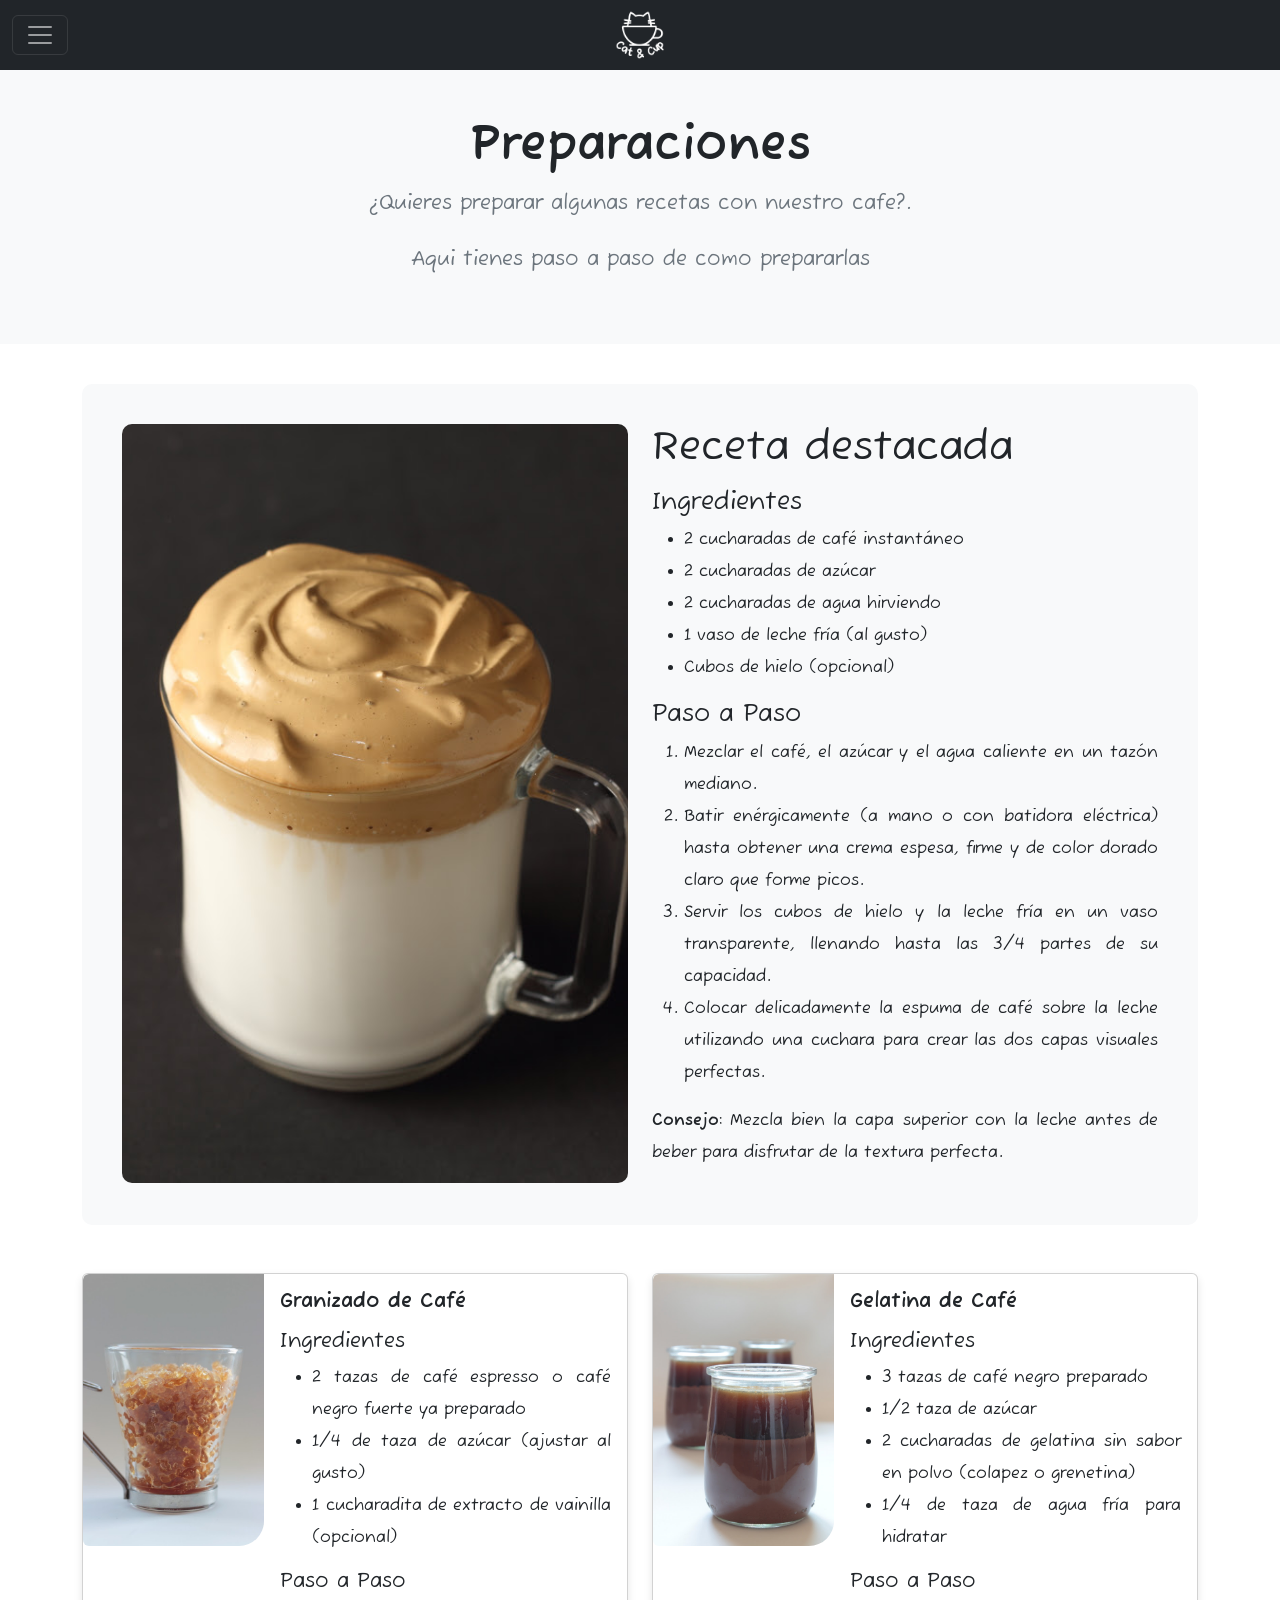
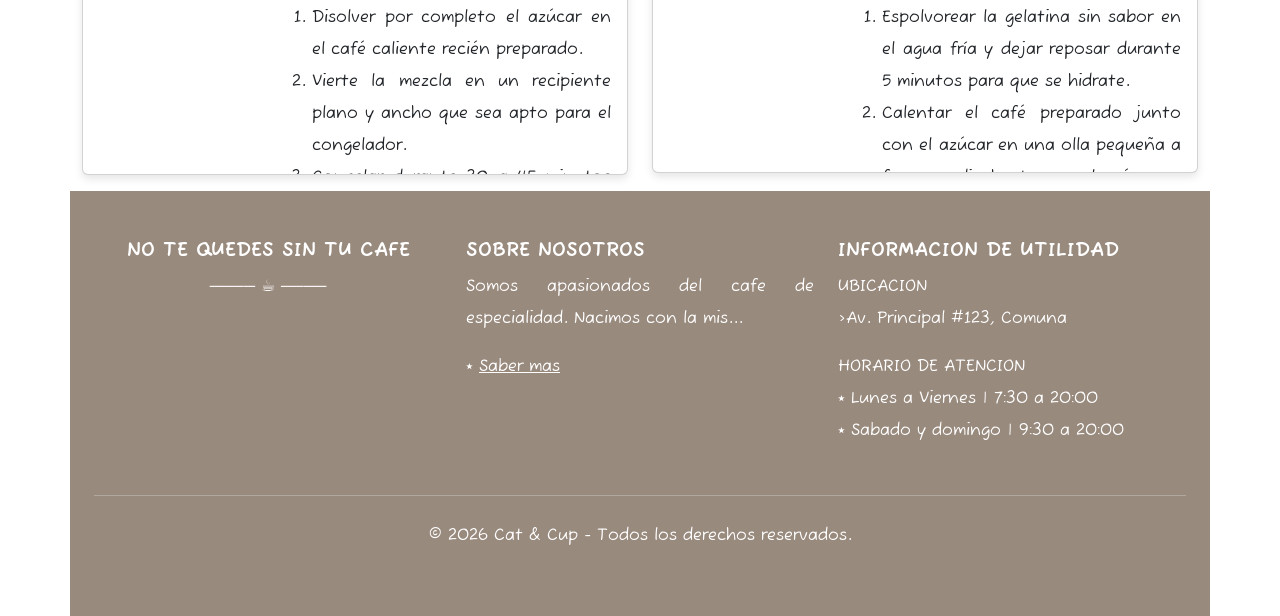
<file: cafeteria/preparaciones.html>
<!DOCTYPE html>
<html lang="en">

<head>

    <meta charset="UTF-8">
    <meta name="viewport" content="width=device-width, initial-scale=1.0">
    <title>Preparaciones</title>

    <!-- Css -->

    <link rel="stylesheet" href="css/estilos.css">

    <!-- Boostrap -->

    <link href="https://cdn.jsdelivr.net/npm/bootstrap@5.3.8/dist/css/bootstrap.min.css" rel="stylesheet" integrity="sha384-sRIl4kxILFvY47J16cr9ZwB07vP4J8+LH7qKQnuqkuIAvNWLzeN8tE5YBujZqJLB" crossorigin="anonymous">
    <script src="https://cdn.jsdelivr.net/npm/bootstrap@5.3.8/dist/js/bootstrap.bundle.min.js" integrity="sha384-FKyoEForCGlyvwx9Hj09JcYn3nv7wiPVlz7YYwJrWVcXK/BmnVDxM+D2scQbITxI" crossorigin="anonymous"></script>

    <!-- Texto -->

    <link rel="preconnect" href="https://fonts.googleapis.com">
    <link rel="preconnect" href="https://fonts.gstatic.com" crossorigin>
    <link href="https://fonts.googleapis.com/css2?family=Fuzzy+Bubbles:wght@400;700&display=swap" rel="stylesheet">

</head>

<body>

    <style>
        body{
            background: color(rgb(253, 253, 253));
            margin: 0;
            height: 100vh;
            font-family: 'Fuzzy Bubbles';
            text-align: justify;
            line-height: 2;
        }
    </style>

    <!-- Navbar -->

    <nav class="navbar navbar-dark bg-dark custom-navbar">
      <div class="container-fluid position-relative d-flex align-items-center">
        <button class="navbar-toggler" type="button" data-bs-toggle="offcanvas" data-bs-target="#offcanvasNavbar" aria-controls="offcanvasNavbar">
          <span class="navbar-toggler-icon"></span>
        </button>
        <a class="navbar-brand position-absolute start-50 translate-middle-x m-0">
          <img src="assets/img/cat&cup.png" alt="Logo" class="navbar-logo">
        </a>
      </div>
    </nav>

    <div class="offcanvas offcanvas-start text-bg-dark" data-bs-scroll="true" data-bs-backdrop="false" tabindex="-1" id="offcanvasNavbar" aria-labelledby="offcanvasNavbarLabel">
      <div class="offcanvas-header pb-0">
        <h4 class="offcanvas-title fuzzy-bubbles-bold text-center w-100 mb-0" id="offcanvasNavbarLabel" style="font-size: 30px;">— <strong>Cat & Cup</strong> —</h4>
        <button type="button" class="btn-close btn-close-white" data-bs-dismiss="offcanvas" aria-label="Close"></button>
    </div>

    <div class="offcanvas-body">
      <hr style="border: none; height: 3px; background-color:white; width: 100%; margin-top: 0;">

          <ul class="navbar-nav justify-content-end flex-grow-1 pe-3" style="margin-bottom: 140px;">
            <p class="fuzzy-bubbles-bold" style="font-size: 18px;">
              <strong>
                Menu
              </strong>
            </p>
            <li class="nav-item"><a class="nav-link fuzzy-bubbles-regular" href="index.html"> ⭑ <u> Inicio</u></a></li>
            <li class="nav-item"><a class="nav-link fuzzy-bubbles-regular" href="productos.html"> ⭑ <u>Productos</u></a></li>
            <li class="nav-item"><a class="nav-link fuzzy-bubbles-regular" href="preparaciones.html"> ⭑ <u>Preparaciones</u></a></li>
            <li class="nav-item"><a class="nav-link fuzzy-bubbles-regular" href="preguntas.html"> ⭑ <u>Preguntas</u></a></li>
            <li class="nav-item"><a class="nav-link fuzzy-bubbles-regular" href="nosotros.html"> ⭑ <u>Nosotros</u></a></li>
            <li class="nav-item"><a class="nav-link fuzzy-bubbles-regular" href="contacto.html"> ⭑ <u>Contacto</u></a></li>
          </ul>

          <div class="mt-auto text-center">
            <p class="fuzzy-bubbles-regular mb-0" style="opacity: 0.5; font-size: 12px;">&copy; 2026 | Cat & Cup</p>
          </div>

        </div>
    </div>

    <!--  Recetas -->
    <div class="blog-header py-5">
        <h1 class="fuzzy-bubbles-regular">Preparaciones</h2>
            <p>¿Quieres preparar algunas recetas con nuestro cafe?.</p>
            <p>Aqui tienes paso a paso de como prepararlas</p>
    </div>

    <!-- Receta destacada -->
<div class="container mb-5">
  <div class="row">
    <div class="col-lg-12">
      <div class="featured-post">
        <div class="row">
          <div class="col-md-6">
            <img src="assets/img/cafe1.JPG" alt="">
          </div>
          <div class="col-md-6">
            <h1>Receta destacada</h1>
            <p class="mt-3">
                <h4>Ingredientes</h4>
                <ul>
                    <li>2 cucharadas de café instantáneo</li>
                    <li>2 cucharadas de azúcar</li>
                    <li>2 cucharadas de agua hirviendo</li>
                    <li>1 vaso de leche fría (al gusto)</li>
                    <li>Cubos de hielo (opcional)</li>
                </ul>

                <h4>Paso a Paso</h4>
                <ol>
                    <li>Mezclar el café, el azúcar y el agua caliente en un tazón mediano.</li>
                    <li>Batir enérgicamente (a mano o con batidora eléctrica) hasta obtener una crema espesa, firme y de color dorado claro que forme picos.</li>
                    <li>Servir los cubos de hielo y la leche fría en un vaso transparente, llenando hasta las 3/4 partes de su capacidad.</li>
                    <li>Colocar delicadamente la espuma de café sobre la leche utilizando una cuchara para crear las dos capas visuales perfectas.</li>
                </ol>

                <p><strong>Consejo:</strong> Mezcla bien la capa superior con la leche antes de beber para disfrutar de la textura perfecta.</p>
            </p>
          </div>
        </div>
      </div>
    </div>
  </div>
</div>



    <!-- Grid -->

    <div class="container">
        <div class="row">
            <div class="col">
                <div class="card mb-3" style="max-width: 700px; height: 500;">
                    <div class="row g-0">
                        <div class="col-md-4">
                        <img src="assets/img/cafe2.JPG" class="img-fluid rounded-start" alt="..." style="border-bottom-right-radius: 25px;">
                        </div>
                        <div class="col-md-8">
                        <div class="card-body" style="overflow-y: auto; max-height: 500px;">
                            <h5 class="card-title">Granizado de Café</h5>
                            <p class="card-text">
                              <h5>Ingredientes</h5>
                              <ul>
                                  <li>2 tazas de café espresso o café negro fuerte ya preparado</li>
                                  <li>1/4 de taza de azúcar (ajustar al gusto)</li>
                                  <li>1 cucharadita de extracto de vainilla (opcional)</li>
                              </ul>

                              <h5>Paso a Paso</h5>
                              <ol>
                                  <li>Disolver por completo el azúcar en el café caliente recién preparado.</li>
                                  <li>Vierte la mezcla en un recipiente plano y ancho que sea apto para el congelador.</li>
                                  <li>Congelar durante 30 a 45 minutos hasta que los bordes comiencen a cristalizarse.</li>
                                  <li>Rasca la superficie helada firmemente con un tenedor para romper los cristales de hielo y repite este proceso cada 30 minutos durante unas 2 horas hasta obtener una textura esponjosa y granulada.</li>
                              </ol>

                              <p><strong>Consejo:</strong> Sírvelo inmediatamente en vasos fríos y acompáñalo con un copete de crema batida si lo deseas.</p>
                            </p> 
                        </div>
                        </div>
                    </div>
                </div>
            </div>
            <div class="col">
                <div class="card mb-3" style="max-width: 700px; height: 500px;">
                    <div class="row g-0">
                        <div class="col-md-4">
                        <img src="assets/img/cafe3.JPG" class="img-fluid rounded-start" alt="..." style="border-bottom-right-radius: 25px;">
                        </div>
                        <div class="col-md-8">
                        <div class="card-body" style="overflow-y: auto; max-height: 500px;">
                            <h5 class="card-title">Gelatina de Café</h5>
                            <p class="card-text">
                              <h5>Ingredientes</h5>
                              <ul>
                                  <li>3 tazas de café negro preparado</li>
                                  <li>1/2 taza de azúcar</li>
                                  <li>2 cucharadas de gelatina sin sabor en polvo (colapez o grenetina)</li>
                                  <li>1/4 de taza de agua fría para hidratar</li>
                              </ul>

                              <h5>Paso a Paso</h5>
                              <ol>
                                  <li>Espolvorear la gelatina sin sabor en el agua fría y dejar reposar durante 5 minutos para que se hidrate.</li>
                                  <li>Calentar el café preparado junto con el azúcar en una olla pequeña a fuego medio hasta que el azúcar se disuelva por completo, cuidando que no llegue a hervir.</li>
                                  <li>Retirar del fuego, añadir la gelatina hidratada al café caliente y revolver vigorosamente hasta que esté totalmente integrada.</li>
                                  <li>Vierte el líquido de forma uniforme en vasos o moldes individuales y refrigera durante al menos 4 horas o hasta que cuaje por completo.</li>
                              </ol>

                              <p><strong>Consejo:</strong> Puedes bañarla con un chorrito de leche condensada o crema de leche fría justo antes de servir.</p>
                            </p>
                        </div>
                        </div>
                    </div>
                </div>
            </div>
    
    <footer>
        <div class="container">
        <div class="row">

            <div class="col-md-4 mb-3 fuzzy-bubbles-bold">
            <h5 class="text-center"><strong>NO TE QUEDES SIN TU CAFE</strong></h5>
            <p class="text-center">──── ☕︎ ────</p>

            </div>

            <div class="col-md-4 mb-3 fuzzy-bubbles-regular">
            <h5><strong>SOBRE NOSOTROS</strong></h5>
            <p>Somos apasionados del cafe de especialidad. Nacimos con la mis...</p>
            <a href="nosotros.html" class="text-decoration-none text-white">⭑ <u>Saber mas</u></a></li>
            
            </div>

            <div class="col-md-4 mb-3 fuzzy-bubbles-regular">
                <h5><strong>INFORMACION DE UTILIDAD</strong></h5>
                <p>UBICACION <br>>Av. Principal #123, Comuna</p>
                <p>HORARIO DE ATENCION <br>⭑ Lunes a Viernes | 7:30 a 20:00 <br>⭑ Sabado y domingo | 9:30 a 20:00</p>
            </ul>        
            </div>

        </div>
        <hr class="mb-4">
        <div class="row">
            <div class="col-md-12 text-center fuzzy-bubbles-regular">
            <p>&copy; 2026 Cat & Cup - Todos los derechos reservados.</p>
            </div>
        </div>
        </div>
    </footer>


</body>

</html>
</file>
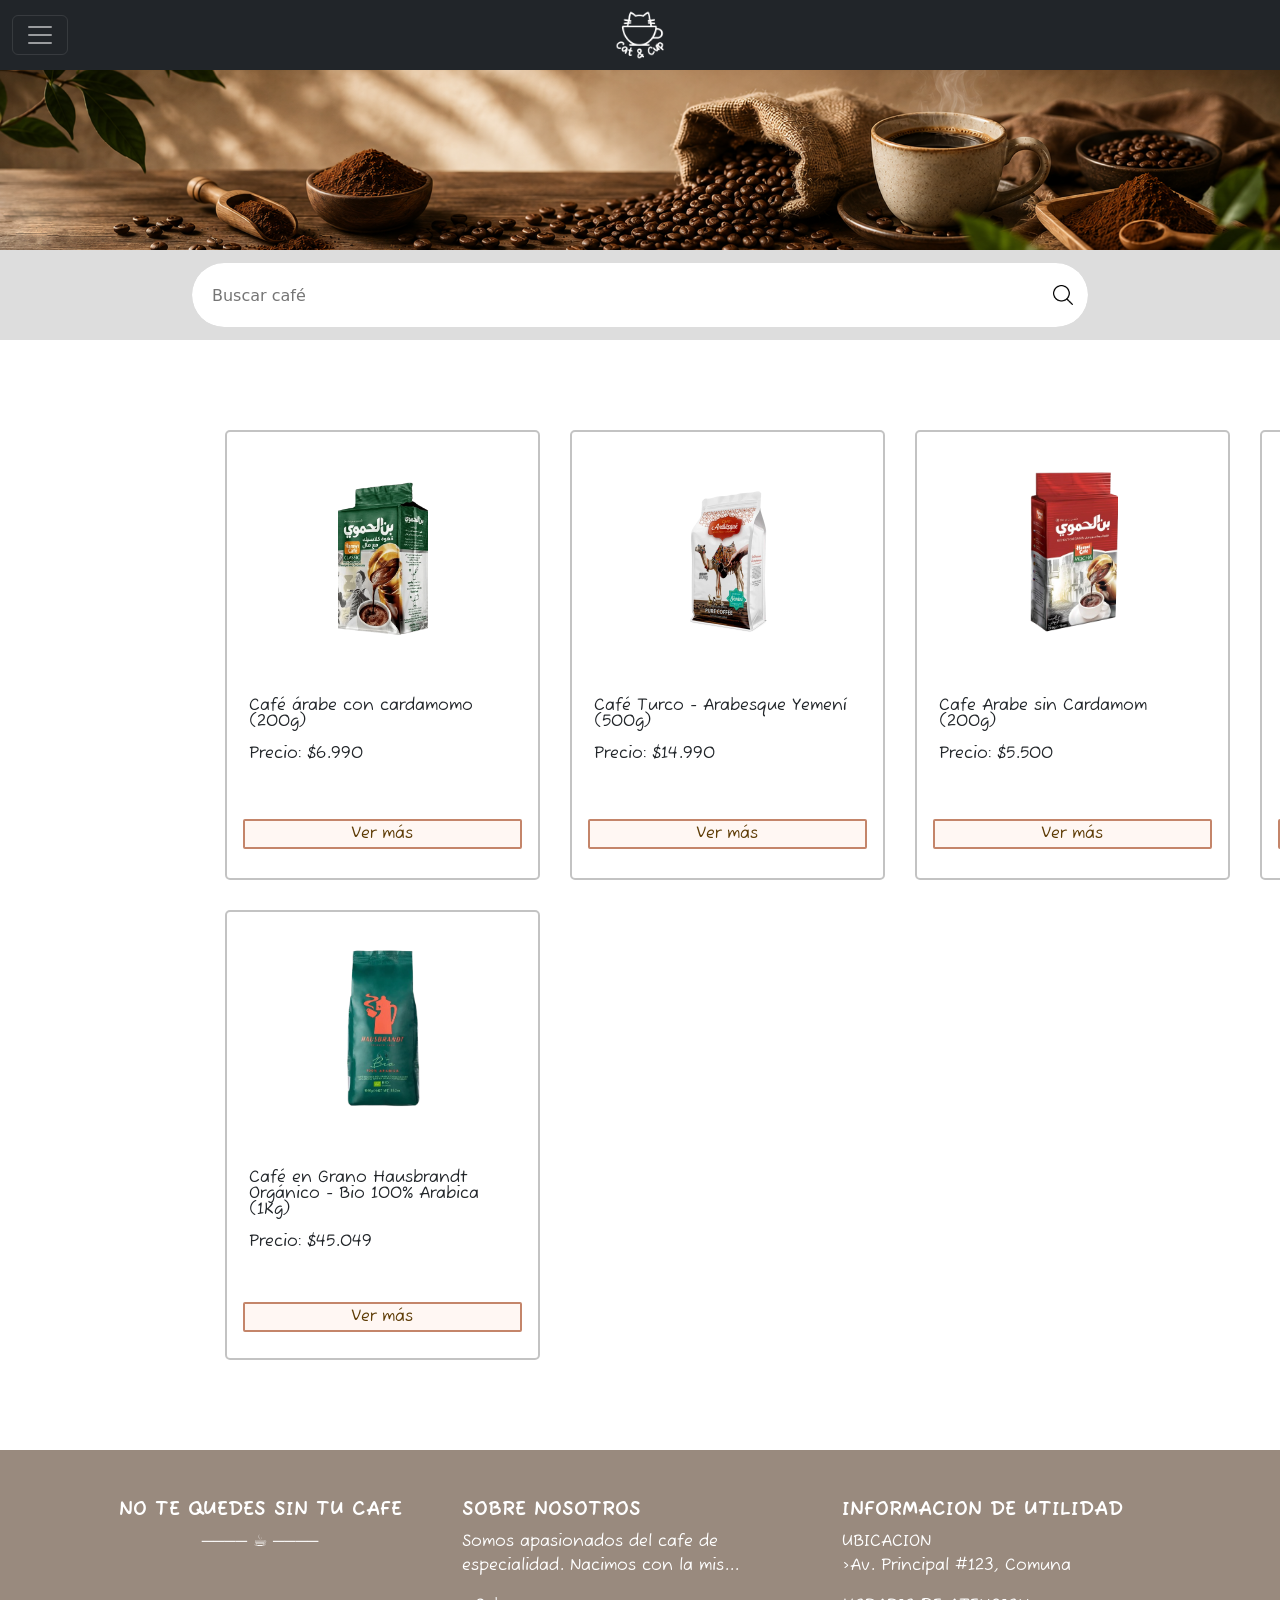
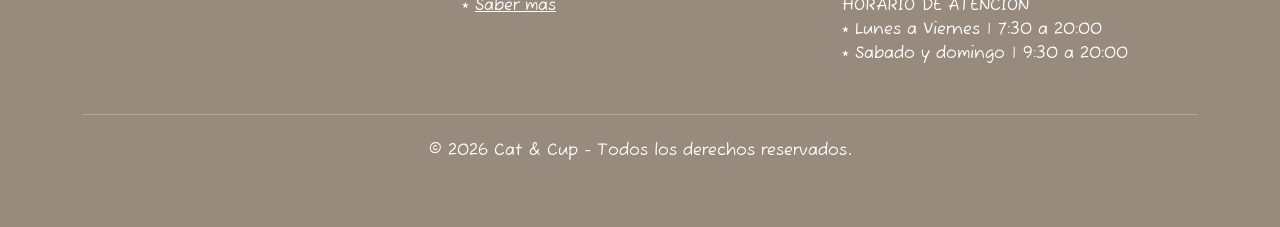
<file: cafeteria/productos.html>
<!DOCTYPE html>
<html lang="en">
<head>
    <meta charset="UTF-8">
    <meta name="viewport" content="width=device-width, initial-scale=1.0">
    <title>Productos</title>
    <link rel="stylesheet" href="css/estilos.css">
    <link href="https://cdn.jsdelivr.net/npm/bootstrap@5.3.8/dist/css/bootstrap.min.css" rel="stylesheet" integrity="sha384-sRIl4kxILFvY47J16cr9ZwB07vP4J8+LH7qKQnuqkuIAvNWLzeN8tE5YBujZqJLB" crossorigin="anonymous">
    <script src="https://cdn.jsdelivr.net/npm/bootstrap@5.3.8/dist/js/bootstrap.bundle.min.js" integrity="sha384-FKyoEForCGlyvwx9Hj09JcYn3nv7wiPVlz7YYwJrWVcXK/BmnVDxM+D2scQbITxI" crossorigin="anonymous"></script>

    <!-- Texto -->

    <link rel="preconnect" href="https://fonts.googleapis.com">
    <link rel="preconnect" href="https://fonts.gstatic.com" crossorigin>
    <link href="https://fonts.googleapis.com/css2?family=Fuzzy+Bubbles:wght@400;700&display=swap" rel="stylesheet">
</head>
<body>
    <!-- navbar -->
        <nav class="navbar navbar-dark bg-dark custom-navbar">
      <div class="container-fluid position-relative d-flex align-items-center">
        <button class="navbar-toggler" type="button" data-bs-toggle="offcanvas" data-bs-target="#offcanvasNavbar" aria-controls="offcanvasNavbar">
          <span class="navbar-toggler-icon"></span>
        </button>
        <a class="navbar-brand position-absolute start-50 translate-middle-x m-0">
          <img src="assets/img/cat&cup.png" alt="Logo" class="navbar-logo">
        </a>
      </div>
    </nav>

    <div class="offcanvas offcanvas-start text-bg-dark" data-bs-scroll="true" data-bs-backdrop="false" tabindex="-1" id="offcanvasNavbar" aria-labelledby="offcanvasNavbarLabel">
      <div class="offcanvas-header pb-0">
        <h4 class="offcanvas-title fuzzy-bubbles-bold text-center w-100 mb-0" id="offcanvasNavbarLabel" style="font-size: 30px;">— <strong>Cat & Cup</strong> —</h4>
        <button type="button" class="btn-close btn-close-white" data-bs-dismiss="offcanvas" aria-label="Close"></button>
    </div>

    <div class="offcanvas-body">
      <hr style="border: none; height: 3px; background-color:white; width: 100%; margin-top: 0;">

          <ul class="navbar-nav justify-content-end flex-grow-1 pe-3" style="margin-bottom: 140px;">
            <p class="fuzzy-bubbles-bold" style="font-size: 18px;">
              <strong>
                Menu
              </strong>
            </p>
            <li class="nav-item"><a class="nav-link fuzzy-bubbles-regular" href="index.html"> ⭑ <u> Inicio</u></a></li>
            <li class="nav-item"><a class="nav-link fuzzy-bubbles-regular" href="productos.html"> ⭑ <u>Productos</u></a></li>
            <li class="nav-item"><a class="nav-link fuzzy-bubbles-regular" href="preparaciones.html"> ⭑ <u>Preparaciones</u></a></li>
            <li class="nav-item"><a class="nav-link fuzzy-bubbles-regular" href="preguntas.html"> ⭑ <u>Preguntas</u></a></li>
            <li class="nav-item"><a class="nav-link fuzzy-bubbles-regular" href="nosotros.html"> ⭑ <u>Nosotros</u></a></li>
            <li class="nav-item"><a class="nav-link fuzzy-bubbles-regular" href="contacto.html"> ⭑ <u>Contacto</u></a></li>
          </ul>

          <div class="mt-auto text-center">
            <p class="fuzzy-bubbles-regular mb-0" style="opacity: 0.5; font-size: 12px;">&copy; 2026 | Cat & Cup</p>
          </div>

        </div>
      </div>
    <!-- navbar -->
    
    <!-- Banner -->
    <div class="top-banner-container">
        <img src="assets/img/publicidad-larga.png" alt="" class="top-banner__img">
    </div>

    <!-- search bar -->
    
    <div class="search-bar-container">
        <div class="search-bar-border">
            <input id="searchBar" class="search-bar" type="text" placeholder="Buscar café">
            <img id="searchBarIcon" src="assets/img/search-icon.png" alt="" class="search-bar__icon"> 
        </div>
    </div>

    <!-- sell cards -->

    <div class="sell-cards-container">
        <div class="sell-card">
            <img src="assets/img/cafe-arabe-01.png" alt="" class="sell-card__img">
            <p class="sell-card__text">
                Café árabe con cardamomo (200g) <br> <br>
                Precio: $6.990
            </p>
            <button class="fuzzy-bubbles-regular sell-card__button">Ver más</button>
        </div>
        <div class="sell-card">
            <img src="assets/img/cafe-arabe-02.png" alt="" class="sell-card__img">
            <p class="sell-card__text">
                Café Turco - Arabesque Yemení (500g) <br> <br>
                Precio: $14.990
            </p>
            <button class="fuzzy-bubbles-regular sell-card__button">Ver más</button>
        </div>
        <div class="sell-card">
            <img src="assets/img/cafe-arabe-03.png" alt="" class="sell-card__img">
            <p class="sell-card__text">
                Cafe Arabe sin Cardamom (200g) <br> <br>
                Precio: $5.500
            </p>
            <button class="fuzzy-bubbles-regular sell-card__button">Ver más</button>
        </div>
        <div class="sell-card">
            <img src="assets/img/cafe-arabe-04.png" alt="" class="sell-card__img">
            <p class="sell-card__text">
                Café Borbone 100% Arabica Grano (1Kg) <br> <br>
                Precio: $30.900
            </p>
            <button class="fuzzy-bubbles-regular sell-card__button">Ver más</button>
        </div>
        <div class="sell-card">
            <img src="assets/img/cafe-arabe-05.png" alt="" class="sell-card__img">
             <p class="sell-card__text">
                Café en Grano Hausbrandt Orgánico - Bio 100% Arabica (1Kg) <br> <br>
                Precio: $45.049
            </p>
            <button class="fuzzy-bubbles-regular sell-card__button">Ver más</button>
        </div>
    </div>

    <!-- modal para mostrar detalles -->

    <div class="modal-background"></div>

    <div class="modal-overlay-container">
        <h2 class="fuzzy-bubbles-bold">Detalles</h2>
        <ul>
            <li class="fuzzy-bubbles-regular">Estilo: Tradicional de Medio Oriente, molido muy fino.</li>
            <li class="fuzzy-bubbles-regular">Perfil: Notas intensas y exóticas de cardamomo verde.</li>
            <li class="fuzzy-bubbles-regular">Sabor: Toque fresco, cítrico, especiado y balsámico.</li>
        </ul>
        <img src="assets/img/x.png" alt="" class="modal-overlay__close-icon">
    </div>
    <div class="modal-overlay-container">
        <h2 class="fuzzy-bubbles-bold">Detalles</h2>
        <ul>
            <li class="fuzzy-bubbles-regular">Estilo: Café tradicional yemení de molienda impalpable.</li>
            <li class="fuzzy-bubbles-regular">Perfil: Cuerpo denso y licoroso con acidez silvestre.</li>
            <li class="fuzzy-bubbles-regular">Sabor: Fondo complejo de frutos secos, tierra húmeda y especias.</li>
        </ul>
        <img src="assets/img/x.png" alt="" class="modal-overlay__close-icon">
    </div>
    <div class="modal-overlay-container">
        <h2 class="fuzzy-bubbles-bold">Detalles</h2>
        <ul>
            <li class="fuzzy-bubbles-regular">Estilo: Tueste e intensidad árabe en su estado puro.</li>
            <li class="fuzzy-bubbles-regular">Perfil: Tueste rubio a medio con aroma profundamente ahumado.</li>
            <li class="fuzzy-bubbles-regular">Sabor: Notas maderosas duraderas y amargor equilibrado.</li>
        </ul>
        <img src="assets/img/x.png" alt="" class="modal-overlay__close-icon">
    </div>
    <div class="modal-overlay-container">
        <h2 class="fuzzy-bubbles-bold">Detalles</h2>
        <ul>
            <li class="fuzzy-bubbles-regular">Estilo: Espresso clásico napolitano de tostado medio.</li>
            <li class="fuzzy-bubbles-regular">Perfil: Cuerpo suave, aterciopelado y de baja cafeína.</li>
            <li class="fuzzy-bubbles-regular">Sabor: Notas dulces a chocolate negro, avellana y azúcar de caña.</li>
        </ul>
        <img src="assets/img/x.png" alt="" class="modal-overlay__close-icon">
    </div>
    <div class="modal-overlay-container">
        <h2 class="fuzzy-bubbles-bold">Detalles</h2>
        <ul>
            <li class="fuzzy-bubbles-regular">Estilo: Grano italiano prémium con certificación orgánica.</li>
            <li class="fuzzy-bubbles-regular">Perfil: Aroma fino, cuerpo ligero y acidez balanceada.</li>
            <li class="fuzzy-bubbles-regular">Sabor: Matices delicados de fruta fresca y retrogusto a almendras.</li>
        </ul>
        <img src="assets/img/x.png" alt="" class="modal-overlay__close-icon">
    </div>

    <footer>
    <div class="container">
      <div class="row">

        <div class="col-md-4 mb-3 fuzzy-bubbles-bold">
          <h5 class="text-center"><strong>NO TE QUEDES SIN TU CAFE</strong></h5>
          <p class="text-center">──── ☕︎ ────</p>

        </div>

        <div class="col-md-4 mb-3 fuzzy-bubbles-regular">
          <h5><strong>SOBRE NOSOTROS</strong></h5>
          <p>Somos apasionados del cafe de especialidad. Nacimos con la mis...</p>
          <a href="nosotros.html" class="text-decoration-none text-white">⭑ <u>Saber mas</u></a></li>
          
        </div>

        <div class="col-md-4 mb-3 fuzzy-bubbles-regular">
            <h5><strong>INFORMACION DE UTILIDAD</strong></h5>
              <p>UBICACION <br>>Av. Principal #123, Comuna</p>
              <p>HORARIO DE ATENCION <br>⭑ Lunes a Viernes | 7:30 a 20:00 <br>⭑ Sabado y domingo | 9:30 a 20:00</p>
          </ul>        
        </div>

      </div>
      <hr class="mb-4">
      <div class="row">
        <div class="col-md-12 text-center fuzzy-bubbles-regular">
          <p>&copy; 2026 Cat & Cup - Todos los derechos reservados.</p>
        </div>
      </div>
    </div>
   </footer>

   <!-- javaScript -->

   <script src="js/productos.js"></script>
    
</body>
</html>
</file>
<file: cafeteria/css/estilos.css>
p{
    font-family: "Fuzzy Bubbles", sans-serif;
    font-weight: 400;
    font-style: normal;
}

/* INDEX */
/* ##### */

/* inicio */

.menu-img-container{
    position: relative;
    height: 89vh;
    width: 100%;
    overflow: hidden;
}

.menu-img{
    width: 100%;
    height: 100%;
    object-fit: cover;
    object-position: center 100%;

    /* opacidad */

    filter: brightness(0.7);
}

.menu-overlay__text{
    display: flex;
    flex-direction: column;

    position: absolute;

    bottom: 12%;
    left: 3%;
}

.menu-overlay__text--title{
    font-size: 300%;
    font-weight: bold;
    color: rgb(231, 222, 212);
}

.menu-overlay__text--subtitle{
    font-size: 150%;
    color: rgb(231, 222, 212);
}

.menu-overlay__down-arrow{
    display: flex;
    position: absolute;

    width: 100%; 
    bottom: 5%; 
    justify-content: center;
    
    transition: ease-in-out 0.5s;
}

.menu-overlay__down-arrow:hover{
    transform: translateY(10px);
    transition: ease-in-out 0.5s;
}

/* spacer */

.spacer-container{
    display: flex;
    justify-content: center;
    height: 30vh;
    width: 100%;
}

.spacer__icon{
    /* dimensiones y estilo visual */
    margin-top: 30px;
    height: 30px;
    width: 40px;
}

/* horizontal line */
.divide-line{
    background-color: black;
    height: 1px;
    opacity: 0.5 !important;
}

/* feature cards */

.feature-cards__title{
    display: flex;
    
    /* centrar elementos */
    justify-content: center;
    align-items: center;
    
    /* dimensiones y estilo visual */
    margin-top: 30px; 
    margin-bottom: 30px;
}

.feature-cards-container{
    display: flex;
    overflow: hidden;

    /* dimensiones y estilo visual */
    height: 400px;
    width: 100%;

    margin-bottom: 10vh;

    background-color: rgb(255, 255, 255);
}

.feature-card{
    display: grid;
    grid-template-rows: 1fr 1fr;

    /* dimensiones y estilo visual */
    width: calc(100%/3); 
    height: 100%;
    /* background-color: rgb(168, 168, 168);  */
}

.feature-card__icon{
    /* centrar icono */
    justify-self: center;
    align-self: center;
}

.feature-card__icon-left-size{
    width: 85px;
}
.feature-card__icon-center-size{
    width: 100px;
}
.feature-card__icon-right-size{
    width: 120px;
}


.feature-card__text{
    /* dimensiones y estilo visual */
    text-align: justify;
    margin-top: -10px;
    margin-left: 15%; 
    margin-right: 15%;
}

/* Nosotros */
/* ######## */

.background__img-container{
    display: flex;

    justify-content: center;
    margin-top: 5%;
}

.background__img{
    width: 400px; 
    height: 400px;
}

.background__logo-container{
    display: flex;

    justify-content: center;
    margin-top: 5%;
}

.background__logo{
    width: 400px; 
    height: 400px;
}

.info-card-container{
    width: auto;
    height: auto;
    border-radius: 1%;

    margin-top: 2%;
    margin-left: 15%;
    margin-right: 15%;
    margin-bottom: 10%;
    
    /* padding: 5%; */

    background-color: rgb(255, 255, 255);
    border: 3px solid rgb(33, 37, 41);
}

.info-card__title-container{
    display: flex;

    justify-content: center;
    align-items: center;

    width: 100%;
    height: 100%;

    padding: 2%;
    margin-bottom: 2%;
    
    background-color: rgb(33, 37, 41);
}

.info-card__title{
    text-align: center;
    color: rgb(255, 255, 255);
}

.info-card__text{
    text-align: justify;
    font-size: 18px;
    color: rgb(0, 0, 0);
    margin-left: 5%;
    margin-right: 5%;
}

/* Productos */
/* ######### */
.top-banner-container{
    width: 100%;
    height: 20vh;
}

.top-banner__img{
    width: 100%;
    height: 100%;
    object-fit: cover;
    object-position: center 55%;
}

.search-bar-container{
    width: 100%;
    height: 10vh;

    margin-bottom: 10vh;

    padding: 1% 15%;
    
    background-color: rgb(221, 221, 221);
}

.search-bar{
    width: 100%;
    height: 100%;

    padding: 0 20px;

    border-radius: 999px;
    border: none;

    background-color: rgb(255, 255, 255);
}

.search-bar-border{
    display: flex;
    align-items: center;

    position: relative;

    height: 100%;
    border-radius: 999px;
    overflow: hidden;
}

.search-bar__icon{
    position: absolute;
    width: 20px;
    height: 20px;
    right: 15px;
}

.sell-cards-container{
    display: grid;
    grid-template-columns: repeat(4, 1fr);
    
    gap: 30px;

    height: auto;
    width: 100%;

    justify-content: center;
    justify-items: center;

    padding: 0 100vh;

    margin-bottom: 10vh;

    /* background-color: black; */
}

.sell-card{
    display: grid;
    grid-template-columns: 1fr;
    border: 2px solid rgba(0, 0, 0, 0.237);

    place-items: center;

    overflow: hidden;

    height: 50vh;
    width: 35vh;

    border-radius: 5px;

    /* background-color: rgb(255, 255, 255); */
    /* background-color: white; */
}

.sell-card__img{
    width: 90px;
    height: 180px;
    object-fit: cover;
    margin-top: 0;
}

.sell-card__text{
    line-height: 1;
    margin: 0 7%;
}

.sell-card__button{
    border: 2px solid rgb(196, 133, 106);
    border-radius: 2px;
    background-color: rgba(254, 238, 231, 0.481);
    width: 90%;
    color: rgb(93, 59, 4);
}

.modal-background{
    display: none;
    position: fixed;
    height: 100vh;
    width: 100%;
    top: 0;
    background-color: rgba(0, 0, 0, 0.382);
    z-index: 1000;

}

.modal-overlay-container{
    z-index: 1001;
    position: fixed;
    display: none;
    flex-direction: column;

    justify-content: center;
    
    height: 40vh;
    width: 70vh;

    inset: 0;
    margin: auto;
    padding: 3vh;

    border-radius: 10px;

    background-color: white;

}

.modal-overlay__close-icon{
    position: absolute;
    
    top: 18px;
    right: 18px;

    width: 25px;
    height: 20px;
}

.fuzzy-bubbles-regular {
  font-family: "Fuzzy Bubbles", sans-serif;
  font-weight: 400;
  font-style: normal;
}

.fuzzy-bubbles-bold {
  font-family: "Fuzzy Bubbles", sans-serif;
  font-weight: 700;
  font-style: normal;
}

footer {
  background-color: #998a7e;
  color: #fff;
  padding: 3rem;
  padding-bottom: 3rem;

  bottom: 0;
  height: 100%;
}

.custom-navbar {
  height: 70px;
  padding: 1rem;
}

.navbar-logo {
  height: 50px; 
  width: auto;
}

        .card {
            border-radius: 10px;
        }
        .card-body {
            padding: 2rem;
        }
        .card-title {
            margin-bottom: 1.5rem;
        }
        .btn-primary {
            background-color: rgb(33, 37, 41) !important;
            border: none !important;
        }
        .btn-primary:hover {
            background-color: #f13a3a !important;
            border: none !important;
        }

.blog-header {
    background-color: #f8f9fa;
    padding: 2rem 0;
    margin-bottom: 2rem;
}

.featured-post {
      background-color: #f8f9fa;
      padding: 40px;
      border-radius: 10px;
    }

    .featured-post img {
      max-width: 100%;
      border-radius: 10px;
    }

    .card {
      border: none;
      border-radius: 10px;
      overflow: hidden;
      box-shadow: 0 4px 8px rgba(0,0,0,0.1);
    }

    .card-body {
      padding: 20px;
    }

    .card-title {
      font-weight: bold;
    }

    .blog-header {
      text-align: center;
      margin-bottom: 40px;
    }

    .blog-header h1 {
      font-size: 3rem;
      font-weight: bold;
    }

    .blog-header p {
      font-size: 1.25rem;
      color: #6c757d;
    }
</file>
